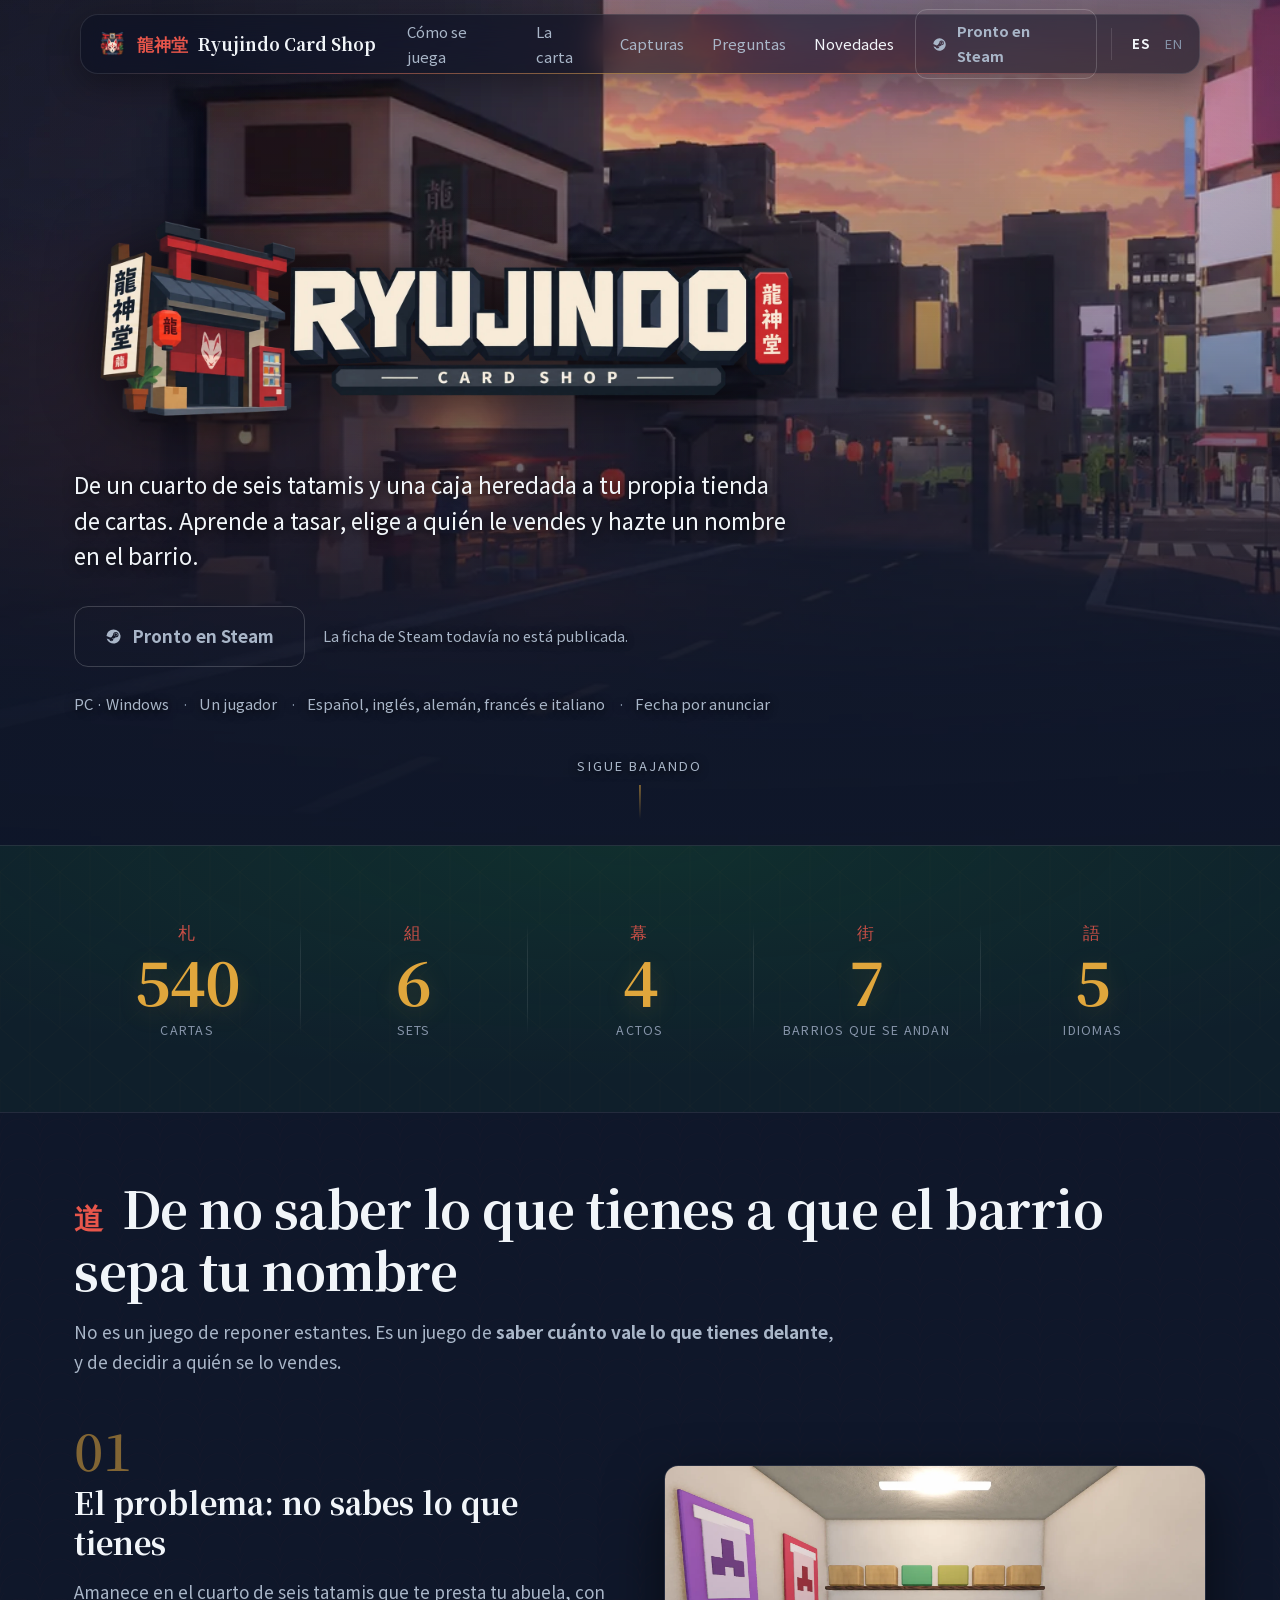
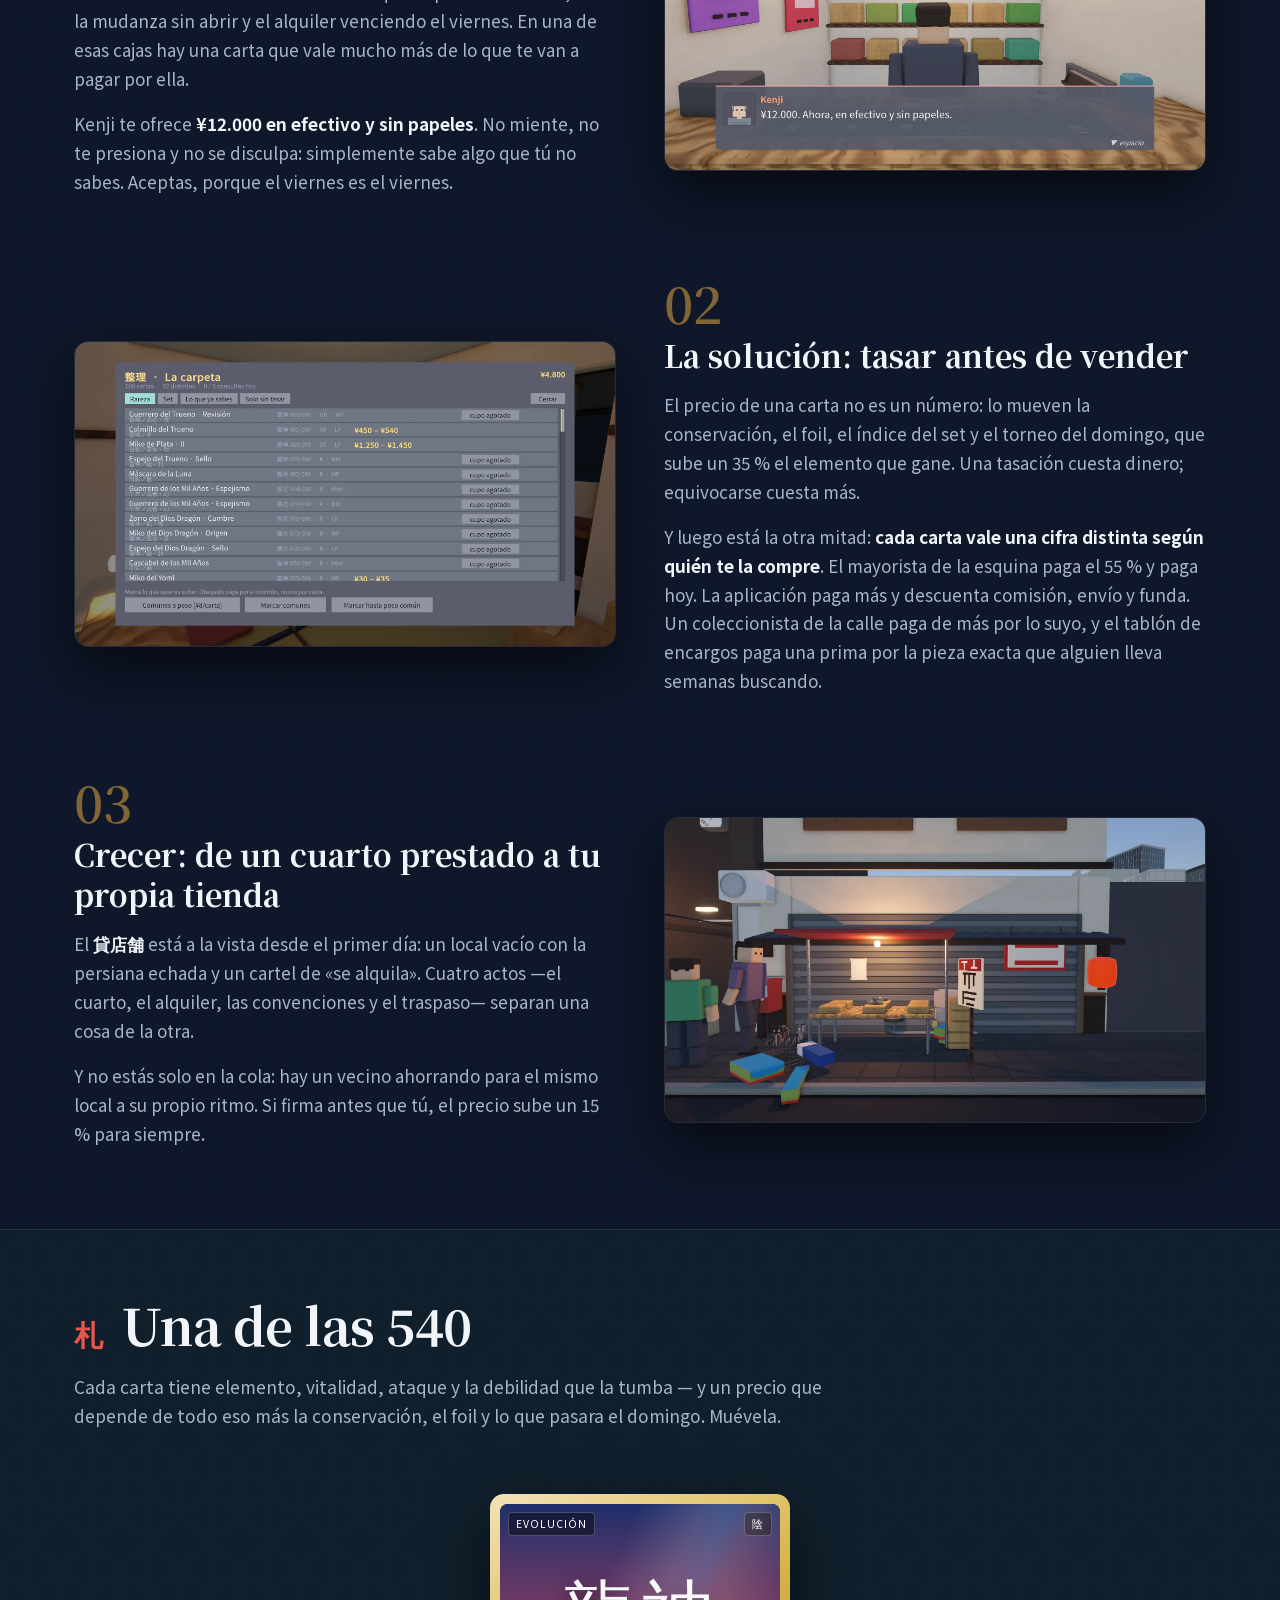
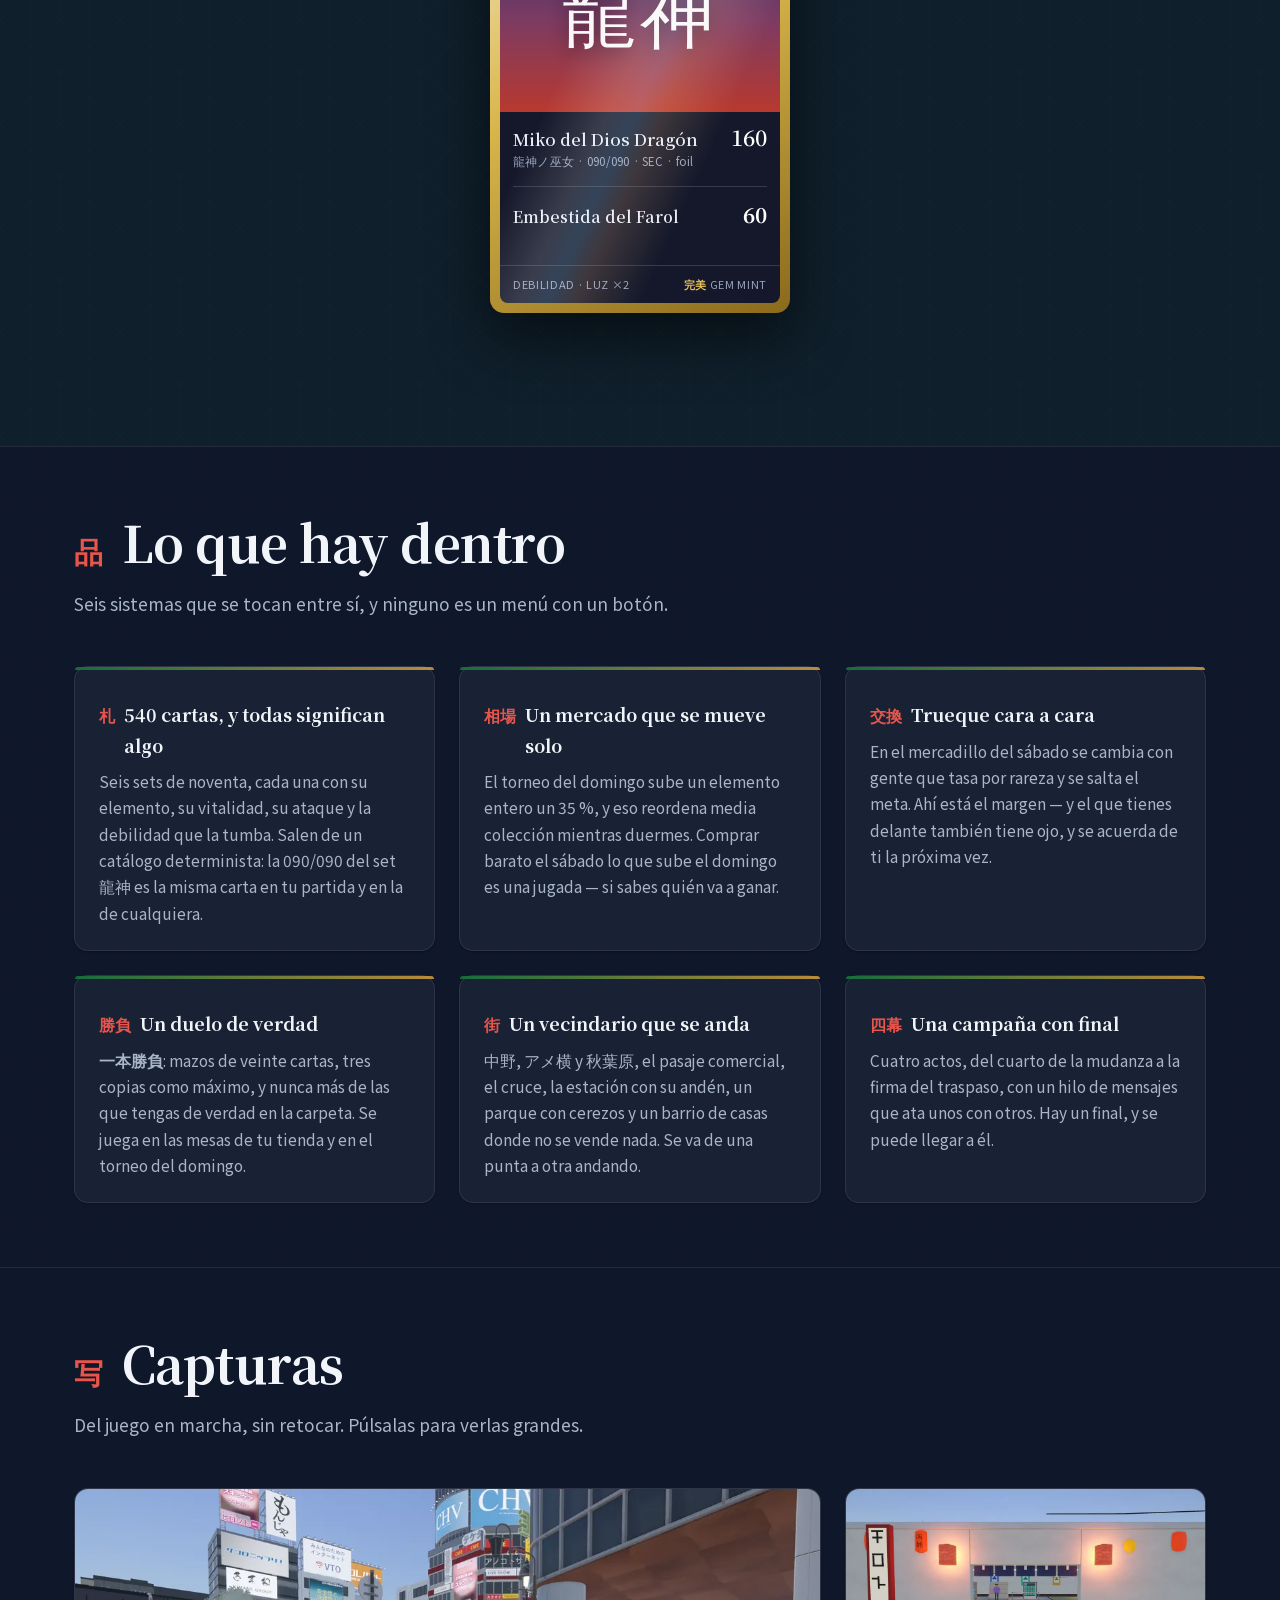
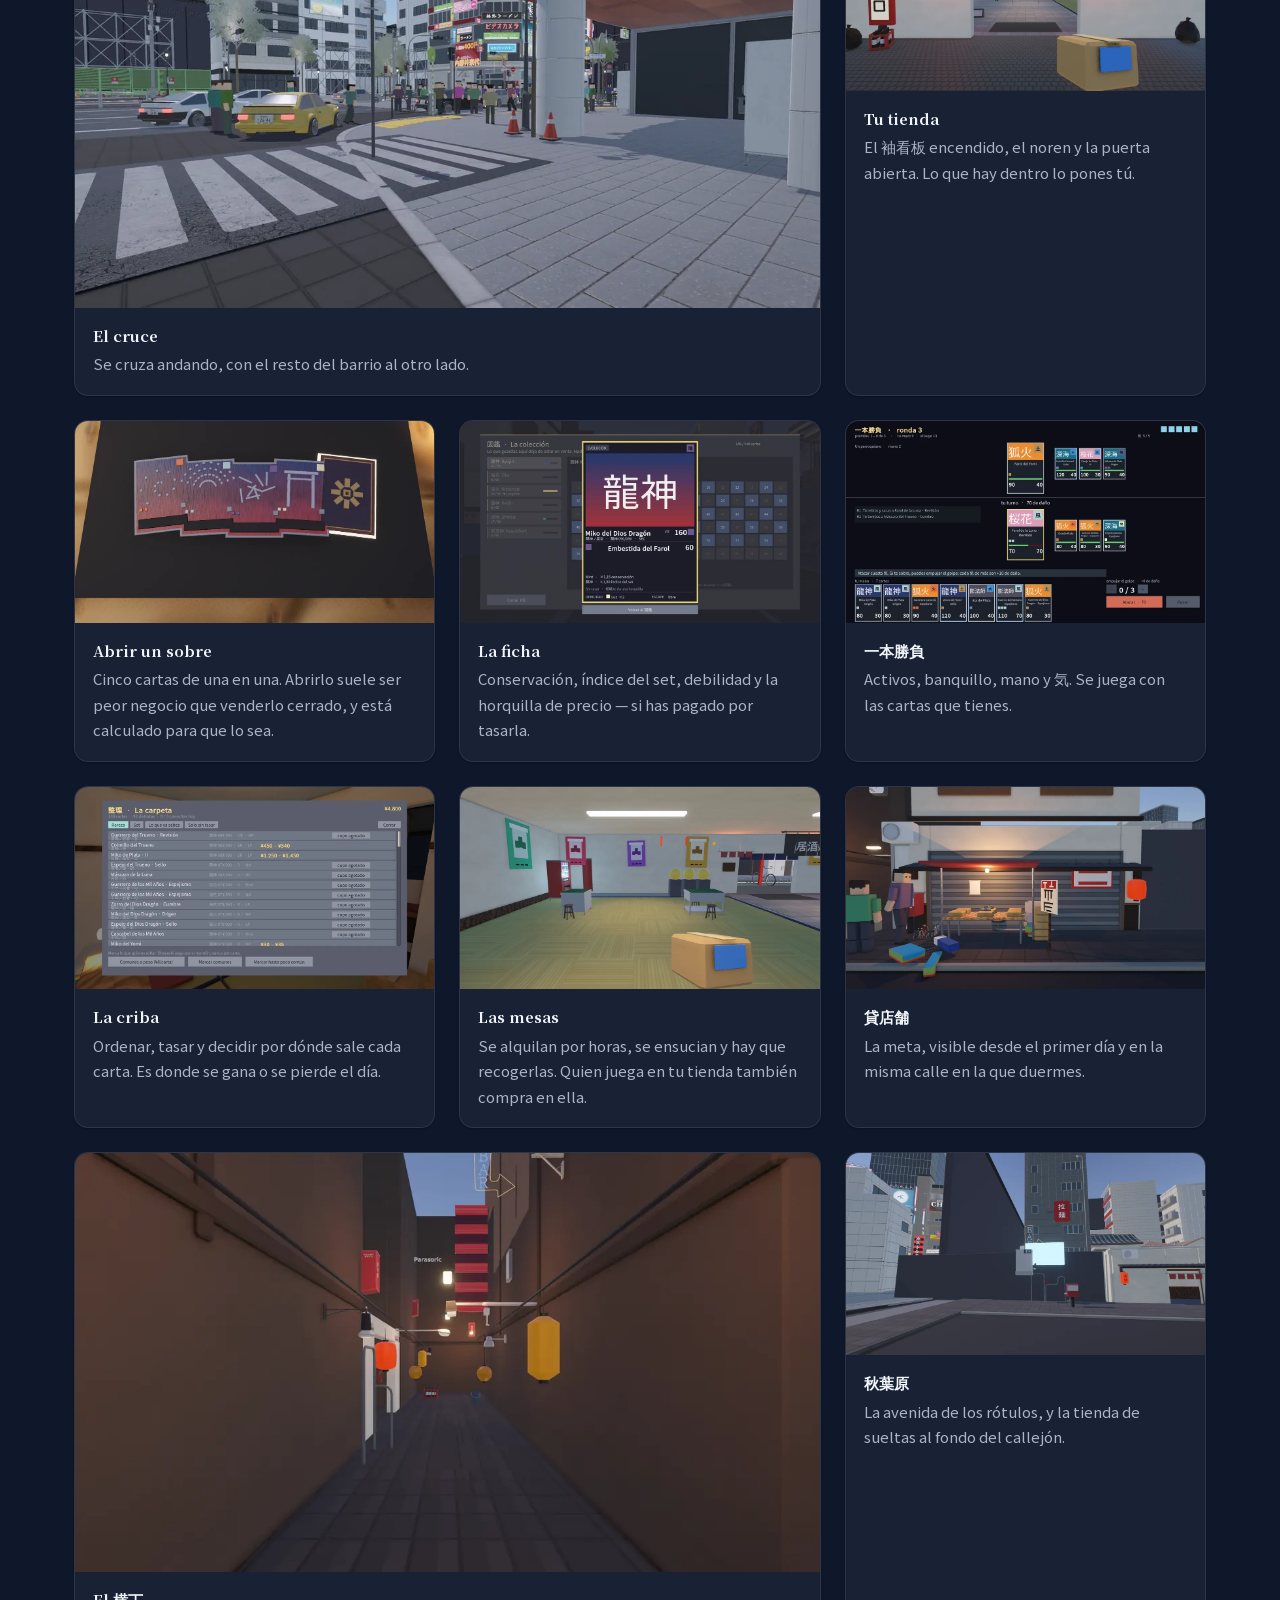
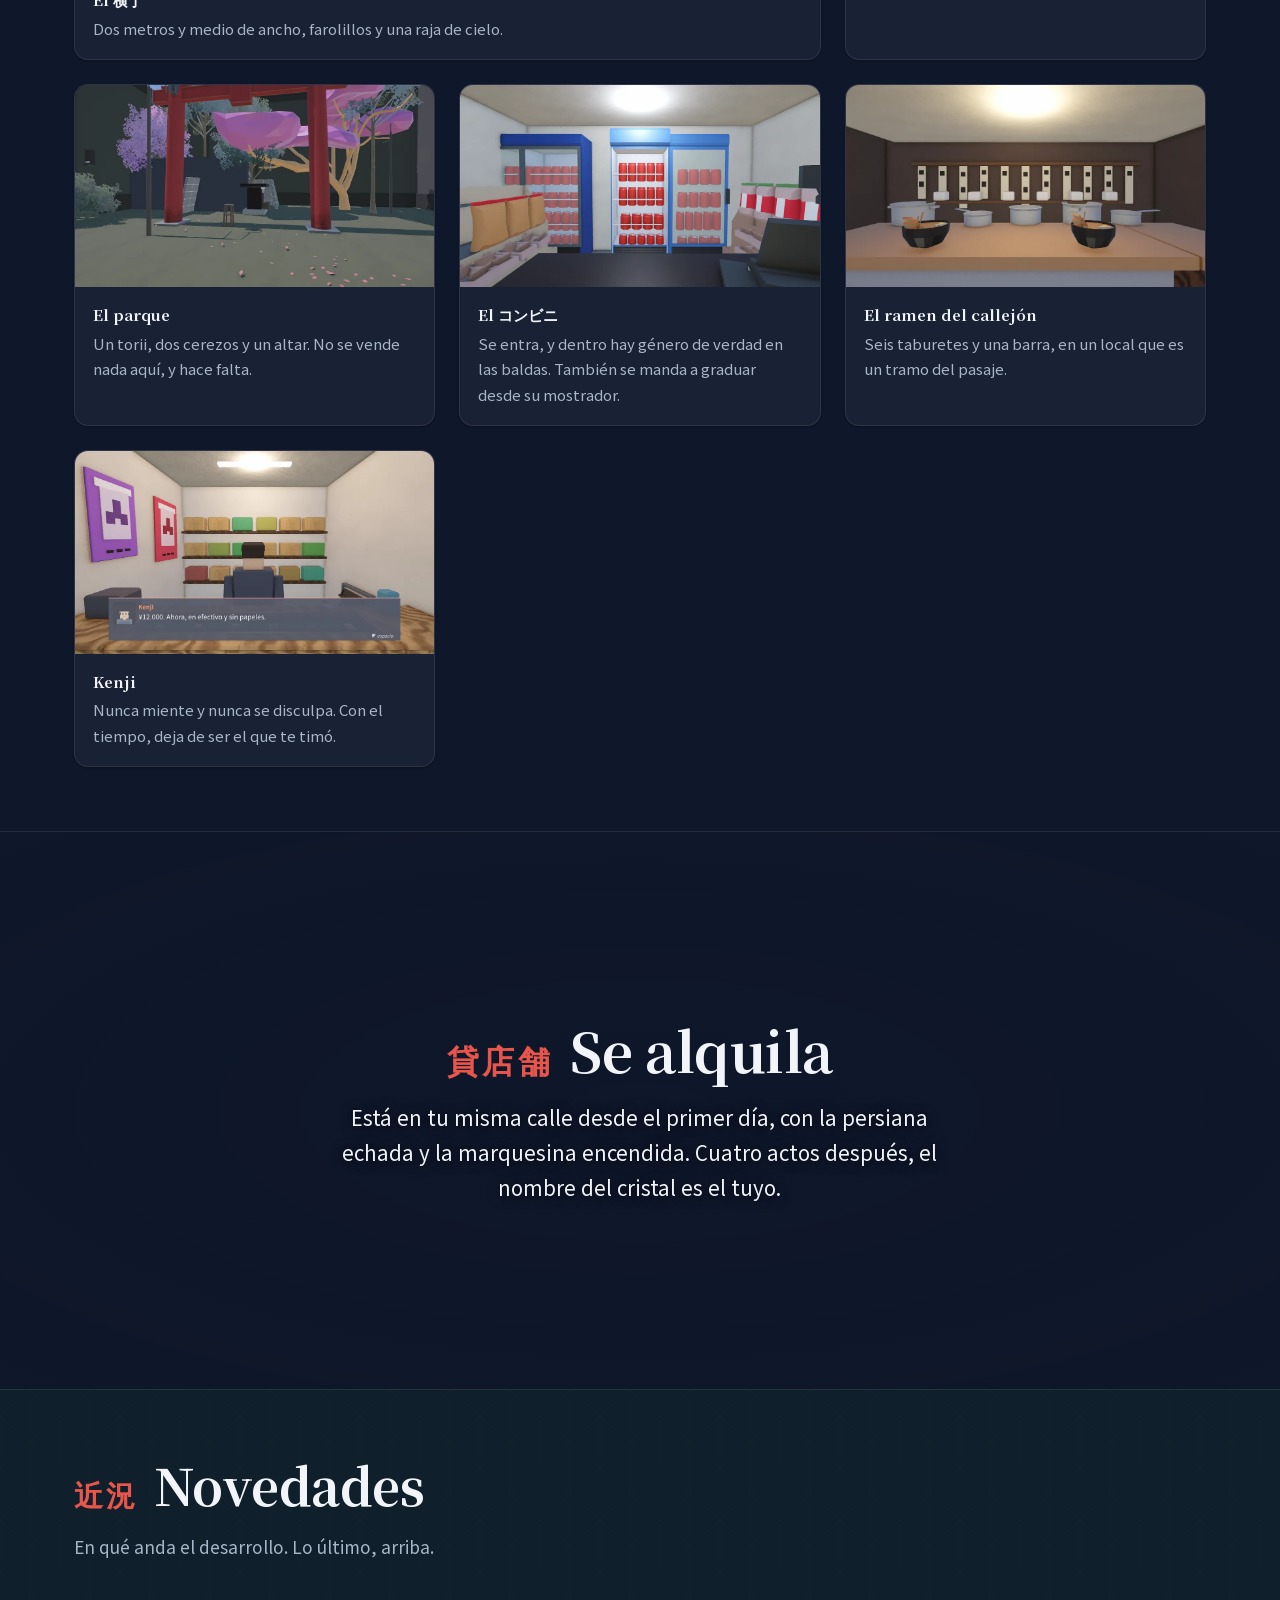
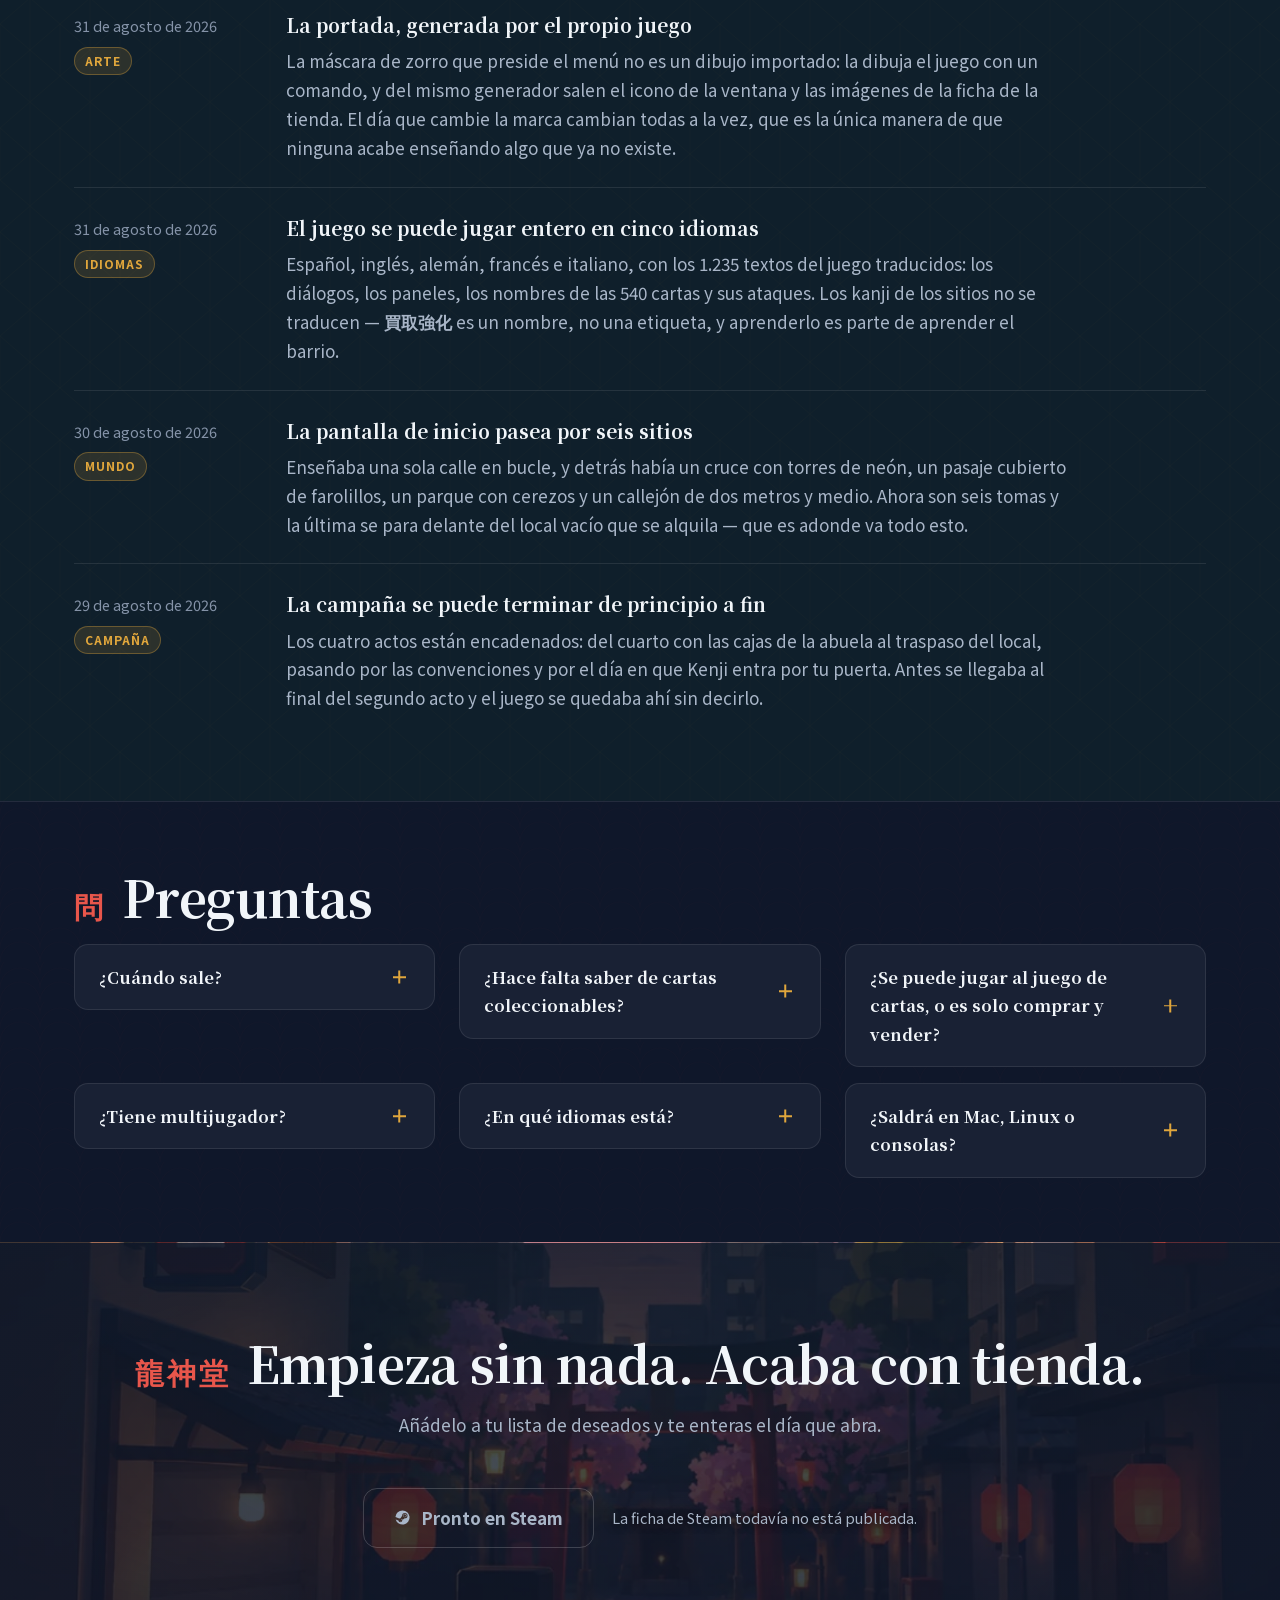
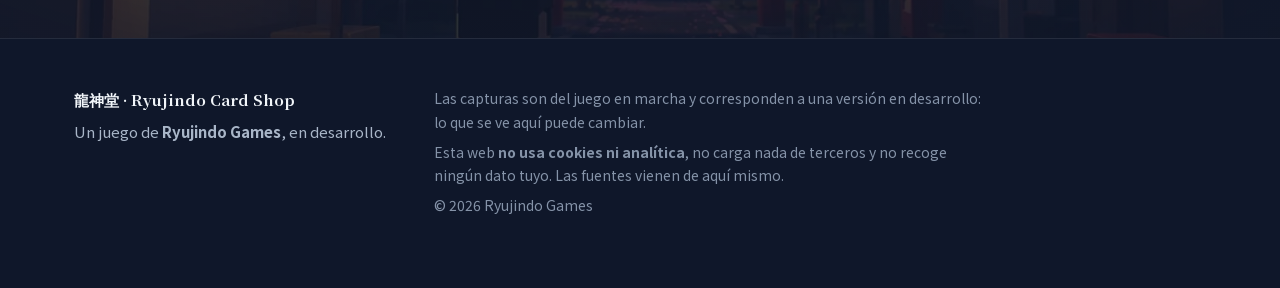
<file: index.html>
<!doctype html>
<html lang="es">
<head>
<meta charset="utf-8">
<meta name="viewport" content="width=device-width, initial-scale=1">
<title>Ryujindo Card Shop — simulador de tienda de cartas en Japón</title>

<meta name="description" content="Simulador de tienda de cartas TCG en Japón. Tasa, criba y decide por dónde vendes cada carta hasta poder alquilar el local de la esquina.">

<link rel="canonical" href="https://dentroytu.github.io/ryujindo/">
<link rel="alternate" hreflang="es" href="https://dentroytu.github.io/ryujindo/">
<link rel="alternate" hreflang="en" href="https://dentroytu.github.io/ryujindo/en/">
<link rel="icon" href="img/favicon.png" type="image/png" sizes="180x180">
<link rel="apple-touch-icon" href="img/favicon.png">

<meta property="og:type" content="website">
<meta property="og:title" content="Ryujindo Card Shop">
<meta property="og:description" content="De un cuarto de seis tatamis y una caja heredada a tu propia tienda de cartas. Tasa, elige a quién le vendes y hazte un nombre en el barrio.">
<meta property="og:image" content="https://dentroytu.github.io/ryujindo/img/og.jpg">
<meta property="og:url" content="https://dentroytu.github.io/ryujindo/">
<meta property="og:locale" content="es_ES">
<meta name="twitter:card" content="summary_large_image">
<meta name="theme-color" content="#0f172a">

<script type="application/ld+json">
{
  "@context": "https://schema.org",
  "@type": "VideoGame",
  "name": "Ryujindo Card Shop",
  "alternateName": "龍神堂",
  "url": "https://dentroytu.github.io/ryujindo/",
  "image": "https://dentroytu.github.io/ryujindo/img/og.jpg",
  "description": "Simulador de tienda de cartas TCG ambientado en Japón. De un cuarto de seis tatamis y una caja heredada a tu propia tienda: tasa, criba y decide por dónde vendes cada carta.",
  "inLanguage": [
    "es",
    "en",
    "de",
    "fr",
    "it"
  ],
  "genre": [
    "Simulation",
    "Indie",
    "Strategy"
  ],
  "gamePlatform": [
    "PC",
    "Windows"
  ],
  "playMode": "SinglePlayer",
  "author": {
    "@type": "Organization",
    "name": "Ryujindo Games"
  },
  "publisher": {
    "@type": "Organization",
    "name": "Ryujindo Games"
  }
}
</script>


<link rel="preload" as="image" href="img/arte-calle.webp" fetchpriority="high">
<link rel="preload" as="image" href="img/logotipo.webp" fetchpriority="high">
<link rel="stylesheet" href="css/fuentes.css?v=355c91">
<link rel="stylesheet" href="css/estilo.css?v=98620b">
</head>

<body>

<header class="barra">
  <div class="envoltorio">
    <a class="barra-marca" href="index.html">
      <img src="img/emblema.webp" alt="" width="32" height="31">
      <span class="kanji">龍神堂</span>
      <span>Ryujindo<span class="resto"> Card Shop</span></span>
    </a>
    <nav>
      <div class="menu">
        <span class="menu-indicador" aria-hidden="true"></span>
        <a href="#como-se-juega">Cómo se juega</a>
        <a href="#la-carta">La carta</a>
        <a href="#capturas">Capturas</a>
        <a href="#preguntas">Preguntas</a>
        <a href="#novedades">Novedades</a>
      </div>
      <a class="boton boton-barra" data-steam aria-disabled="true">
        <svg viewBox="0 0 24 24" fill="currentColor" aria-hidden="true"><path d="M12 2a10 10 0 0 0-9.96 9.2l5.36 2.2a2.8 2.8 0 0 1 1.6-.5h.15l2.38-3.44v-.05a3.77 3.77 0 1 1 3.77 3.77h-.09l-3.4 2.42v.12a2.83 2.83 0 0 1-5.6.55l-3.83-1.58A10 10 0 1 0 12 2Zm-4.3 15.16.88.37a2.13 2.13 0 1 0 1.24-2.85l.93.38a1.57 1.57 0 1 1-1.2 2.9Zm7.6-5.4a2.51 2.51 0 1 0 0-5.02 2.51 2.51 0 0 0 0 5.02Zm0-.63a1.89 1.89 0 1 1 0-3.77 1.89 1.89 0 0 1 0 3.77Z"/></svg><span data-steam-texto>Pronto en Steam</span>
      </a>
      <div class="idiomas">
        <a href="index.html" aria-current="true" hreflang="es">ES</a>
        <a href="en/index.html" hreflang="en">EN</a>
      </div>
    </nav>
  </div>
</header>

<main>

<section class="hero">
  <div class="hero-capas" data-parallax>
    <div class="hero-capa viva" style="background-image:url('img/arte-calle.webp')"></div>
    <div class="hero-capa" data-fondo="img/arte-noche.webp"></div>
  </div>
  <div class="hero-vineta"></div>
  <div class="envoltorio">
    <h1 class="hero-logo">
      <img src="img/logotipo.webp" width="1800" height="572" alt="Ryujindo Card Shop · 龍神堂">
    </h1>

    <p class="lema">
      De un cuarto de seis tatamis y una caja heredada a tu propia tienda de
      cartas. Aprende a tasar, elige a quién le vendes y hazte un nombre en el
      barrio.
    </p>

    <div class="acciones">
      <a class="boton" data-steam aria-disabled="true">
        <svg viewBox="0 0 24 24" fill="currentColor" aria-hidden="true"><path d="M12 2a10 10 0 0 0-9.96 9.2l5.36 2.2a2.8 2.8 0 0 1 1.6-.5h.15l2.38-3.44v-.05a3.77 3.77 0 1 1 3.77 3.77h-.09l-3.4 2.42v.12a2.83 2.83 0 0 1-5.6.55l-3.83-1.58A10 10 0 1 0 12 2Zm-4.3 15.16.88.37a2.13 2.13 0 1 0 1.24-2.85l.93.38a1.57 1.57 0 1 1-1.2 2.9Zm7.6-5.4a2.51 2.51 0 1 0 0-5.02 2.51 2.51 0 0 0 0 5.02Zm0-.63a1.89 1.89 0 1 1 0-3.77 1.89 1.89 0 0 1 0 3.77Z"/></svg><span data-steam-texto>Pronto en Steam</span>
      </a>
      <span class="boton-nota" data-steam-aviso></span>
    </div>

    <p class="ficha-tecnica">
      <span>PC · Windows</span>
      <span>Un jugador</span>
      <span>Español, inglés, alemán, francés e italiano</span>
      <span>Fecha por anunciar</span>
    </p>
  </div>
  <div class="hero-abajo" aria-hidden="true">Sigue bajando</div>
</section>

<section id="cifras" class="honda">
  <div class="textura tex-asanoha"></div>
  <div class="envoltorio">
    <div class="cifras revela">
      <div class="cifra"><i>札</i><b data-cuenta="540">540</b><span>cartas</span></div>
      <div class="cifra"><i>組</i><b data-cuenta="6">6</b><span>sets</span></div>
      <div class="cifra"><i>幕</i><b data-cuenta="4">4</b><span>actos</span></div>
      <div class="cifra"><i>街</i><b data-cuenta="7">7</b><span>barrios que se andan</span></div>
      <div class="cifra"><i>語</i><b data-cuenta="5">5</b><span>idiomas</span></div>
    </div>
  </div>
</section>

<section id="como-se-juega">
  <div class="textura tex-olas"></div>
  <div class="envoltorio">
    <h2 class="revela"><span class="kanji">道</span>De no saber lo que tienes a que el barrio sepa tu nombre</h2>
    <p class="entradilla revela">
      No es un juego de reponer estantes. Es un juego de <strong>saber cuánto vale
      lo que tienes delante</strong>, y de decidir a quién se lo vendes.
    </p>

    <div class="pasos">

      <article class="paso revela">
        <div>
          <span class="paso-num">01</span>
          <h3>El problema: no sabes lo que tienes</h3>
          <p>
            Amanece en el cuarto de seis tatamis que te presta tu abuela, con la
            mudanza sin abrir y el alquiler venciendo el viernes. En una de esas
            cajas hay una carta que vale mucho más de lo que te van a pagar por ella.
          </p>
          <p>
            Kenji te ofrece <strong>¥12.000 en efectivo y sin papeles</strong>. No
            miente, no te presiona y no se disculpa: simplemente sabe algo que tú
            no sabes. Aceptas, porque el viernes es el viernes.
          </p>
        </div>
        <div class="paso-figura">
          <img src="img/kenji.webp" width="2000" height="1125" loading="lazy"
               alt="Kenji, detrás de su mostrador, ofreciendo doce mil yenes por la carta">
        </div>
      </article>

      <article class="paso revela">
        <div>
          <span class="paso-num">02</span>
          <h3>La solución: tasar antes de vender</h3>
          <p>
            El precio de una carta no es un número: lo mueven la conservación, el
            foil, el índice del set y el torneo del domingo, que sube un 35 % el
            elemento que gane. Una tasación cuesta dinero; equivocarse cuesta más.
          </p>
          <p>
            Y luego está la otra mitad: <strong>cada carta vale una cifra distinta
            según quién te la compre</strong>. El mayorista de la esquina paga el
            55 % y paga hoy. La aplicación paga más y descuenta comisión, envío y
            funda. Un coleccionista de la calle paga de más por lo suyo, y el
            tablón de encargos paga una prima por la pieza exacta que alguien lleva
            semanas buscando.
          </p>
        </div>
        <div class="paso-figura">
          <img src="img/carpeta.webp" width="2000" height="1125" loading="lazy"
               alt="La carpeta con las cartas ordenadas y sus precios por canal">
        </div>
      </article>

      <article class="paso revela">
        <div>
          <span class="paso-num">03</span>
          <h3>Crecer: de un cuarto prestado a tu propia tienda</h3>
          <p>
            El <strong>貸店舗</strong> está a la vista desde el primer día: un local
            vacío con la persiana echada y un cartel de «se alquila». Cuatro actos
            —el cuarto, el alquiler, las convenciones y el traspaso— separan una
            cosa de la otra.
          </p>
          <p>
            Y no estás solo en la cola: hay un vecino ahorrando para el mismo local
            a su propio ritmo. Si firma antes que tú, el precio sube un 15 % para
            siempre.
          </p>
        </div>
        <div class="paso-figura">
          <img src="img/local.webp" width="2000" height="1125" loading="lazy"
               alt="El local vacío con la persiana echada y el cartel de se alquila">
        </div>
      </article>

    </div>
  </div>
</section>

<section id="la-carta" class="honda">
  <div class="textura tex-asanoha"></div>
  <div class="envoltorio">
    <h2 class="revela"><span class="kanji">札</span>Una de las 540</h2>
    <p class="entradilla revela">
      Cada carta tiene elemento, vitalidad, ataque y la debilidad que la tumba —
      y un precio que depende de todo eso más la conservación, el foil y lo que
      pasara el domingo. Muévela.
    </p>

    <div class="carta-escena revela">
      <article class="carta" aria-label="龍神ノ巫女, Miko del Dios Dragón, carta secreta del set Ryūjin">
        <div class="carta-cara">
          <div class="carta-arte">
            <div class="carta-tira"><span>Evolución</span><span>陰</span></div>
            <div class="mon">龍神</div>
          </div>
          <div class="carta-datos">
            <div class="carta-nombre">
              <span>Miko del Dios Dragón</span>
              <i>160</i>
            </div>
            <div class="carta-sub">龍神ノ巫女 · 090/090 · SEC · foil</div>
            <div class="carta-ataque">
              <span>Embestida del Farol</span>
              <b>60</b>
            </div>
          </div>
          <div class="carta-pie">
            <span>Debilidad · Luz ×2</span>
            <span><b>完美</b> Gem Mint</span>
          </div>
          <div class="carta-foil"></div>
        </div>
      </article>
    </div>
    <p class="carta-pista revela">Pasa el ratón por encima</p>
  </div>
</section>

<section id="rasgos">
  <div class="textura tex-olas"></div>
  <div class="envoltorio">
    <h2 class="revela"><span class="kanji">品</span>Lo que hay dentro</h2>
    <p class="entradilla revela">
      Seis sistemas que se tocan entre sí, y ninguno es un menú con un botón.
    </p>

    <div class="rasgos revela">

      <div class="rasgo">
        <h3><span class="kanji">札</span>540 cartas, y todas significan algo</h3>
        <p>
          Seis sets de noventa, cada una con su elemento, su vitalidad, su ataque
          y la debilidad que la tumba. Salen de un catálogo determinista: la
          090/090 del set 龍神 es la misma carta en tu partida y en la de
          cualquiera.
        </p>
      </div>

      <div class="rasgo">
        <h3><span class="kanji">相場</span>Un mercado que se mueve solo</h3>
        <p>
          El torneo del domingo sube un elemento entero un 35 %, y eso reordena
          media colección mientras duermes. Comprar barato el sábado lo que sube
          el domingo es una jugada — si sabes quién va a ganar.
        </p>
      </div>

      <div class="rasgo">
        <h3><span class="kanji">交換</span>Trueque cara a cara</h3>
        <p>
          En el mercadillo del sábado se cambia con gente que tasa por rareza y se
          salta el meta. Ahí está el margen — y el que tienes delante también
          tiene ojo, y se acuerda de ti la próxima vez.
        </p>
      </div>

      <div class="rasgo">
        <h3><span class="kanji">勝負</span>Un duelo de verdad</h3>
        <p>
          <b>一本勝負</b>: mazos de veinte cartas, tres copias como máximo, y nunca
          más de las que tengas de verdad en la carpeta. Se juega en las mesas de
          tu tienda y en el torneo del domingo.
        </p>
      </div>

      <div class="rasgo">
        <h3><span class="kanji">街</span>Un vecindario que se anda</h3>
        <p>
          中野, アメ横 y 秋葉原, el pasaje comercial, el cruce, la estación con su
          andén, un parque con cerezos y un barrio de casas donde no se vende
          nada. Se va de una punta a otra andando.
        </p>
      </div>

      <div class="rasgo">
        <h3><span class="kanji">四幕</span>Una campaña con final</h3>
        <p>
          Cuatro actos, del cuarto de la mudanza a la firma del traspaso, con un
          hilo de mensajes que ata unos con otros. Hay un final, y se puede llegar
          a él.
        </p>
      </div>

    </div>
  </div>
</section>

<section id="capturas">
  <div class="envoltorio">
    <h2 class="revela"><span class="kanji">写</span>Capturas</h2>
    <p class="entradilla revela">
      Del juego en marcha, sin retocar. Púlsalas para verlas grandes.
    </p>

    <div class="galeria revela">

      <figure class="grande">
        <a href="img/cruce.webp"><img src="img/cruce-r.webp" width="1100" height="619" loading="lazy" alt="Un cruce de peatones con rótulos de neón, coches parados y gente esperando"></a>
        <figcaption><b>El cruce</b>Se cruza andando, con el resto del barrio al otro lado.</figcaption>
      </figure>

      <figure>
        <a href="img/tienda.webp"><img src="img/tienda-r.webp" width="1100" height="619" loading="lazy" alt="La fachada de la tienda al anochecer, con los farolillos encendidos"></a>
        <figcaption><b>Tu tienda</b>El 袖看板 encendido, el noren y la puerta abierta. Lo que hay dentro lo pones tú.</figcaption>
      </figure>

      <figure>
        <a href="img/apertura.webp"><img src="img/apertura-r.webp" width="1100" height="619" loading="lazy" alt="Cinco cartas abiertas en abanico sobre un tapete oscuro"></a>
        <figcaption><b>Abrir un sobre</b>Cinco cartas de una en una. Abrirlo suele ser peor negocio que venderlo cerrado, y está calculado para que lo sea.</figcaption>
      </figure>

      <figure>
        <a href="img/ficha.webp"><img src="img/ficha-r.webp" width="1100" height="619" loading="lazy" alt="La ficha de una carta con su nombre, ataque y multiplicadores, sobre la vista de la colección"></a>
        <figcaption><b>La ficha</b>Conservación, índice del set, debilidad y la horquilla de precio — si has pagado por tasarla.</figcaption>
      </figure>

      <figure>
        <a href="img/duelo.webp"><img src="img/duelo-r.webp" width="1100" height="619" loading="lazy" alt="El tablero de duelo con las cartas activas, el banquillo y la mano"></a>
        <figcaption><b>一本勝負</b>Activos, banquillo, mano y 気. Se juega con las cartas que tienes.</figcaption>
      </figure>

      <figure>
        <a href="img/carpeta.webp"><img src="img/carpeta-r.webp" width="1100" height="619" loading="lazy" alt="El panel de la carpeta con la lista de cartas ordenadas"></a>
        <figcaption><b>La criba</b>Ordenar, tasar y decidir por dónde sale cada carta. Es donde se gana o se pierde el día.</figcaption>
      </figure>

      <figure>
        <a href="img/mesas.webp"><img src="img/mesas-r.webp" width="1100" height="619" loading="lazy" alt="Las mesas de juego de la tienda con sus tapetes"></a>
        <figcaption><b>Las mesas</b>Se alquilan por horas, se ensucian y hay que recogerlas. Quien juega en tu tienda también compra en ella.</figcaption>
      </figure>

      <figure>
        <a href="img/local.webp"><img src="img/local-r.webp" width="1100" height="619" loading="lazy" alt="El local vacío con la persiana echada y el cartel de se alquila"></a>
        <figcaption><b>貸店舗</b>La meta, visible desde el primer día y en la misma calle en la que duermes.</figcaption>
      </figure>

      <figure class="grande">
        <a href="img/yokocho.webp"><img src="img/yokocho-r.webp" width="1100" height="619" loading="lazy" alt="Un callejón estrecho con farolillos rojos encendidos"></a>
        <figcaption><b>El 横丁</b>Dos metros y medio de ancho, farolillos y una raja de cielo.</figcaption>
      </figure>

      <figure>
        <a href="img/akihabara.webp"><img src="img/akihabara-r.webp" width="1100" height="619" loading="lazy" alt="Una avenida con rótulos verticales y torres iluminadas"></a>
        <figcaption><b>秋葉原</b>La avenida de los rótulos, y la tienda de sueltas al fondo del callejón.</figcaption>
      </figure>

      <figure>
        <a href="img/parque.webp"><img src="img/parque-r.webp" width="1100" height="619" loading="lazy" alt="Un torii rojo entre cerezos con pétalos en el suelo"></a>
        <figcaption><b>El parque</b>Un torii, dos cerezos y un altar. No se vende nada aquí, y hace falta.</figcaption>
      </figure>

      <figure>
        <a href="img/konbini.webp"><img src="img/konbini-r.webp" width="1100" height="619" loading="lazy" alt="El interior de un konbini con sus estanterías surtidas"></a>
        <figcaption><b>El コンビニ</b>Se entra, y dentro hay género de verdad en las baldas. También se manda a graduar desde su mostrador.</figcaption>
      </figure>

      <figure>
        <a href="img/ramen.webp"><img src="img/ramen-r.webp" width="1100" height="619" loading="lazy" alt="La barra de un local de ramen con seis taburetes"></a>
        <figcaption><b>El ramen del callejón</b>Seis taburetes y una barra, en un local que es un tramo del pasaje.</figcaption>
      </figure>

      <figure>
        <a href="img/kenji.webp"><img src="img/kenji-r.webp" width="1100" height="619" loading="lazy" alt="Kenji detrás de su mostrador durante una conversación"></a>
        <figcaption><b>Kenji</b>Nunca miente y nunca se disculpa. Con el tiempo, deja de ser el que te timó.</figcaption>
      </figure>

    </div>
  </div>
</section>

<section class="sangre" data-fondo="img/local.webp">
  <div class="envoltorio">
    <h2 class="revela"><span class="kanji">貸店舗</span>Se alquila</h2>
    <p class="revela">
      Está en tu misma calle desde el primer día, con la persiana echada y la
      marquesina encendida. Cuatro actos después, el nombre del cristal es el tuyo.
    </p>
  </div>
</section>

<section id="novedades" class="honda">
  <div class="textura tex-asanoha"></div>
  <div class="envoltorio">
    <h2 class="revela"><span class="kanji">近況</span>Novedades</h2>
    <p class="entradilla revela">
      En qué anda el desarrollo. Lo último, arriba.
    </p>

    <div class="novedades revela" data-novedades></div>
    <noscript><p data-sinjs>Las novedades necesitan JavaScript. Sin él, el resto de la página se lee igual.</p></noscript>
  </div>
</section>


<section id="preguntas">
  <div class="textura tex-olas"></div>
  <div class="envoltorio">
    <h2 class="revela"><span class="kanji">問</span>Preguntas</h2>
    <div class="preguntas revela">
      <details>
        <summary>¿Cuándo sale?</summary>
        <p>No hay fecha todavía. Lo que sí hay es una lista de deseados: es la forma de enterarte el día que se pueda comprar, y de paso lo que decide si Steam se lo enseña a alguien más.</p>
      </details>
      <details>
        <summary>¿Hace falta saber de cartas coleccionables?</summary>
        <p>No. El juego empieza contigo sin saber tasar — de eso va el prólogo— y te enseña por el camino. Las 540 cartas son de un juego inventado para esto, así que nadie parte con ventaja.</p>
      </details>
      <details>
        <summary>¿Se puede jugar al juego de cartas, o es solo comprar y vender?</summary>
        <p>Se juega. <b>一本勝負</b>: mazos de veinte cartas, tres copias como máximo y nunca más de las que tengas de verdad en la carpeta. Hay mesas en tu tienda y un torneo los domingos que además mueve los precios.</p>
      </details>
      <details>
        <summary>¿Tiene multijugador?</summary>
        <p>No. Es un juego de un jugador, con una campaña de cuatro actos que tiene final.</p>
      </details>
      <details>
        <summary>¿En qué idiomas está?</summary>
        <p>Español, inglés, alemán, francés e italiano, con los textos y los diálogos traducidos enteros. Los nombres japoneses de los sitios se quedan como están: aprenderlos es parte de aprender el barrio.</p>
      </details>
      <details>
        <summary>¿Saldrá en Mac, Linux o consolas?</summary>
        <p>De salida, Windows. No hay nada prometido para otras plataformas, y prefiero no prometerlo antes de tenerlo.</p>
      </details>
    </div>
  </div>
</section>

<section class="cierre" data-fondo="img/arte-cierre.webp">
  <div class="envoltorio">
    <h2 class="revela"><span class="kanji">龍神堂</span>Empieza sin nada. Acaba con tienda.</h2>
    <p class="entradilla revela">
      Añádelo a tu lista de deseados y te enteras el día que abra.
    </p>
    <div class="acciones revela">
      <a class="boton" data-steam aria-disabled="true">
        <svg viewBox="0 0 24 24" fill="currentColor" aria-hidden="true"><path d="M12 2a10 10 0 0 0-9.96 9.2l5.36 2.2a2.8 2.8 0 0 1 1.6-.5h.15l2.38-3.44v-.05a3.77 3.77 0 1 1 3.77 3.77h-.09l-3.4 2.42v.12a2.83 2.83 0 0 1-5.6.55l-3.83-1.58A10 10 0 1 0 12 2Zm-4.3 15.16.88.37a2.13 2.13 0 1 0 1.24-2.85l.93.38a1.57 1.57 0 1 1-1.2 2.9Zm7.6-5.4a2.51 2.51 0 1 0 0-5.02 2.51 2.51 0 0 0 0 5.02Zm0-.63a1.89 1.89 0 1 1 0-3.77 1.89 1.89 0 0 1 0 3.77Z"/></svg><span data-steam-texto>Pronto en Steam</span>
      </a>
      <span class="boton-nota" data-steam-aviso></span>
    </div>
  </div>
</section>

</main>

<footer>
  <div class="envoltorio">
    <div>
      <p class="sello">龍神堂 · Ryujindo Card Shop</p>
      <p>Un juego de <strong>Ryujindo Games</strong>, en desarrollo.</p>
    </div>
    <div>
      <p class="legal">
        Las capturas son del juego en marcha y corresponden a una versión en
        desarrollo: lo que se ve aquí puede cambiar.
      </p>
      <p class="legal">
        Esta web <b>no usa cookies ni analítica</b>, no carga nada de terceros y
        no recoge ningún dato tuyo. Las fuentes vienen de aquí mismo.
      </p>
      <p class="legal">© <span data-anyo>2026</span> Ryujindo Games</p>
    </div>
  </div>
</footer>

<script src="js/novedades.js?v=c5e025"></script>
<script src="js/web.js?v=ddb49c"></script>
</body>
</html>
</file>
<file: css/fuentes.css>
/* ───────────────────────────────────────────────────────────────────────────
   Las fuentes, dentro de la web.

   Noto Serif JP para los titulares y Noto Sans JP para el texto: es el par que
   la guía de diseño da para un sitio japonés, y además **Noto Sans JP es la
   fuente que lleva el juego dentro**, así que la web y la pantalla de inicio
   hablan con la misma letra. Eso no lo dice ninguna guía: lo dice el proyecto.

   Van servidas desde aquí y no enlazadas a Google: la página sigue abriéndose
   sin conexión, no se manda la IP de quien la visita a un tercero, y no depende
   de que otro servidor esté vivo.

   Solo el LATÍN. Noto JP completa pesa varios megas y los kanji que salen en la
   web son un puñado: los pone la pila de respaldo que declara `estilo.css`.
   SIL Open Font License 1.1, con su texto en fonts/LICENCIA-OFL.txt.
   ─────────────────────────────────────────────────────────────────────────── */

/* Noto Sans JP · 400 latin-ext */
@font-face {
  font-family: 'Noto Sans JP';
  font-style: normal;
  font-weight: 400;
  font-display: swap;
  src: url(../fonts/NotoSansJP-400-latin-ext.woff2) format('woff2');
  unicode-range: U+0100-02BA, U+02BD-02C5, U+02C7-02CC, U+02CE-02D7, U+02DD-02FF, U+0304, U+0308, U+0329, U+1D00-1DBF, U+1E00-1E9F, U+1EF2-1EFF, U+2020, U+20A0-20AB, U+20AD-20C0, U+2113, U+2C60-2C7F, U+A720-A7FF;
}

/* Noto Sans JP · 400 latin */
@font-face {
  font-family: 'Noto Sans JP';
  font-style: normal;
  font-weight: 400;
  font-display: swap;
  src: url(../fonts/NotoSansJP-400-latin.woff2) format('woff2');
  unicode-range: U+0000-00FF, U+0131, U+0152-0153, U+02BB-02BC, U+02C6, U+02DA, U+02DC, U+0304, U+0308, U+0329, U+2000-206F, U+20AC, U+2122, U+2191, U+2193, U+2212, U+2215, U+FEFF, U+FFFD;
}

/* Noto Sans JP · 700 latin-ext */
@font-face {
  font-family: 'Noto Sans JP';
  font-style: normal;
  font-weight: 700;
  font-display: swap;
  src: url(../fonts/NotoSansJP-700-latin-ext.woff2) format('woff2');
  unicode-range: U+0100-02BA, U+02BD-02C5, U+02C7-02CC, U+02CE-02D7, U+02DD-02FF, U+0304, U+0308, U+0329, U+1D00-1DBF, U+1E00-1E9F, U+1EF2-1EFF, U+2020, U+20A0-20AB, U+20AD-20C0, U+2113, U+2C60-2C7F, U+A720-A7FF;
}

/* Noto Sans JP · 700 latin */
@font-face {
  font-family: 'Noto Sans JP';
  font-style: normal;
  font-weight: 700;
  font-display: swap;
  src: url(../fonts/NotoSansJP-700-latin.woff2) format('woff2');
  unicode-range: U+0000-00FF, U+0131, U+0152-0153, U+02BB-02BC, U+02C6, U+02DA, U+02DC, U+0304, U+0308, U+0329, U+2000-206F, U+20AC, U+2122, U+2191, U+2193, U+2212, U+2215, U+FEFF, U+FFFD;
}

/* Noto Serif JP · 600 latin-ext */
@font-face {
  font-family: 'Noto Serif JP';
  font-style: normal;
  font-weight: 600;
  font-display: swap;
  src: url(../fonts/NotoSerifJP-600-latin-ext.woff2) format('woff2');
  unicode-range: U+0100-02BA, U+02BD-02C5, U+02C7-02CC, U+02CE-02D7, U+02DD-02FF, U+0304, U+0308, U+0329, U+1D00-1DBF, U+1E00-1E9F, U+1EF2-1EFF, U+2020, U+20A0-20AB, U+20AD-20C0, U+2113, U+2C60-2C7F, U+A720-A7FF;
}

/* Noto Serif JP · 600 latin */
@font-face {
  font-family: 'Noto Serif JP';
  font-style: normal;
  font-weight: 600;
  font-display: swap;
  src: url(../fonts/NotoSerifJP-600-latin.woff2) format('woff2');
  unicode-range: U+0000-00FF, U+0131, U+0152-0153, U+02BB-02BC, U+02C6, U+02DA, U+02DC, U+0304, U+0308, U+0329, U+2000-206F, U+20AC, U+2122, U+2191, U+2193, U+2212, U+2215, U+FEFF, U+FFFD;
}

/* Noto Serif JP · 700 latin-ext */
@font-face {
  font-family: 'Noto Serif JP';
  font-style: normal;
  font-weight: 700;
  font-display: swap;
  src: url(../fonts/NotoSerifJP-700-latin-ext.woff2) format('woff2');
  unicode-range: U+0100-02BA, U+02BD-02C5, U+02C7-02CC, U+02CE-02D7, U+02DD-02FF, U+0304, U+0308, U+0329, U+1D00-1DBF, U+1E00-1E9F, U+1EF2-1EFF, U+2020, U+20A0-20AB, U+20AD-20C0, U+2113, U+2C60-2C7F, U+A720-A7FF;
}

/* Noto Serif JP · 700 latin */
@font-face {
  font-family: 'Noto Serif JP';
  font-style: normal;
  font-weight: 700;
  font-display: swap;
  src: url(../fonts/NotoSerifJP-700-latin.woff2) format('woff2');
  unicode-range: U+0000-00FF, U+0131, U+0152-0153, U+02BB-02BC, U+02C6, U+02DA, U+02DC, U+0304, U+0308, U+0329, U+2000-206F, U+20AC, U+2122, U+2191, U+2193, U+2212, U+2215, U+FEFF, U+FFFD;
}
</file>
<file: css/estilo.css>
/* ───────────────────────────────────────────────────────────────────────────
   Ryujindo Card Shop — hoja de estilo de la web.  Rediseño del 31/08.

   El sistema sale de `design-system/ryujindo-card-shop/MASTER.md`, generado con
   la guía de diseño instalada: patrón *Feature-Rich Showcase*, superficie
   oscura, **verde tapete y oro** —la paleta que da para un juego de cartas—,
   profundidad por capas, y transiciones de 200-300 ms.

   Dos cosas se apartan de la guía a propósito, y las dos porque su propio
   método pide comprobar que lo devuelto encaja con el producto:

   · La tipografía. Para «indie» proponía Amatic SC, que es una manuscrita de
     marca artesanal y no pega nada con un juego japonés; su otra ficha, la de
     sitios japoneses, da Noto Serif JP + Noto Sans JP — y ésa además es la
     letra que el juego lleva dentro.
   · El rojo. La guía pone el verde de primario, pero el logotipo trae su propio
     rojo medido en (232,86,75): dos rojos distintos en la misma página son un
     fallo, no una opción. El verde y el oro entran como superficie y como
     llamada, que es donde valen.

   Contraste: WCAG, 4,5:1 para texto normal y 3:1 para el grande. Todos los
   pares de esta hoja están calculados, no mirados.
   ─────────────────────────────────────────────────────────────────────────── */

:root {
  /* ── Superficie, de la guía ─────────────────────────────────────────────── */
  --fondo:        #0f172a;
  --fondo-2:      #192134;   /* tarjetas */
  --fondo-3:      #0f1f2b;   /* bandas alternas */
  --borde:        rgba(255,255,255,.09);
  --borde-vivo:   rgba(255,255,255,.18);

  /* ── Tinta ──────────────────────────────────────────────────────────────── */
  --tinta:        #f1f5f9;   /* 15,8 : 1 sobre el fondo */
  --tinta-suave:  #a9b6c8;   /*  8,1 : 1 */
  --tinta-tenue:  #8593a8;   /*  5,6 : 1 — el mínimo para texto normal */

  /* ── Color ──────────────────────────────────────────────────────────────── */
  --rojo:         #e8564b;   /* el del emblema: la marca */
  --rojo-fuerte:  #b8362c;   /* blanco encima, 5,8 : 1 */
  --tapete:       #15803d;   /* verde de mesa de cartas */
  --tapete-hondo: #0d4f26;
  --oro:          #e0a63c;   /* la llamada; texto oscuro encima, 8,4 : 1 */
  --oro-hondo:    #b8801f;

  /* ── Espacio, de la guía ────────────────────────────────────────────────── */
  --e-xs: 4px;  --e-sm: 8px;  --e-md: 16px;
  --e-lg: 24px; --e-xl: 32px; --e-2xl: 48px; --e-3xl: 64px;

  /* ── Profundidad. El estilo que pide es «3D e hiperrealismo»; sin WebGL en
        una landing, lo que queda de eso es la PROFUNDIDAD: capas, sombras
        apiladas y un fondo que se mueve más despacio que el texto. ────────── */
  --sombra-sm: 0 1px 2px rgba(0,0,0,.30);
  --sombra-md: 0 4px 10px rgba(0,0,0,.35);
  --sombra-lg: 0 12px 28px rgba(0,0,0,.45);
  --sombra-xl: 0 24px 56px rgba(0,0,0,.55);

  --ancho: 1180px;
  --radio: 14px;
  --paso: 220ms;   /* la guía pide 200-300 ms */

  --letra: "Noto Sans JP", -apple-system, BlinkMacSystemFont, "Segoe UI", Roboto,
           "Helvetica Neue", Arial, "Hiragino Kaku Gothic ProN", "Yu Gothic", sans-serif;

  /* Los kanji no vienen en el fichero latino: detrás va la mincho del sistema,
     para que no salgan en otra clase de letra dentro del mismo renglón. */
  --titulo: "Noto Serif JP", "Hiragino Mincho ProN", "Yu Mincho",
            "Songti SC", Georgia, serif;
}

* { box-sizing: border-box; }

html { scroll-behavior: smooth; }

body {
  margin: 0;
  background: var(--fondo);
  color: var(--tinta);
  font-family: var(--letra);
  font-size: 17px;
  line-height: 1.7;
  -webkit-font-smoothing: antialiased;
  /* Un kanji partido entre dos renglones deja de leerse: «el set 龍神» salía
     como 龍 / 神. `keep-all` impide romper dentro de una palabra CJK, y el
     `overflow-wrap` es la red por si algún día entra una cadena sin espacios. */
  word-break: keep-all;
  overflow-wrap: break-word;
}

/* `height: auto` no es opcional: los <img> llevan sus width/height escritos
   —hacen falta para que el navegador reserve el hueco y la página no dé saltos
   al cargar— y sin esto el navegador toma ese alto como fijo mientras el ancho
   manda el CSS. El resultado es cada imagen estirada. */
img { max-width: 100%; height: auto; display: block; }
a { color: var(--oro); }
a:hover { color: var(--tinta); }

button, a, [role="button"] { cursor: pointer; }

/* Quien navega con el teclado tiene que ver dónde está: el contorno por
   defecto sobre un fondo casi negro no se distingue. */
:focus-visible {
  outline: 2px solid var(--oro);
  outline-offset: 3px;
  border-radius: 4px;
}

.envoltorio {
  width: 100%;
  max-width: var(--ancho);
  margin: 0 auto;
  padding: 0 var(--e-lg);
}

/* ── Hero ────────────────────────────────────────────────────────────────── */

.hero {
  position: relative;
  min-height: 82vh;
  display: flex;
  align-items: flex-end;
  overflow: hidden;
}

/* El velo cae en curva suave y no en cuadrática: con una caída cuadrática, al
   llegar al texto ya no queda velo — el menú del propio juego se dejó el título
   a un 0,006 de alfa cuatro veces por eso. */
.hero::after {
  content: "";
  position: absolute;
  inset: 0;
  background:
    linear-gradient(to top,
      rgba(15,23,42,.95) 0%,
      rgba(15,23,42,.88) 20%,
      rgba(15,23,42,.66) 40%,
      rgba(15,23,42,.38) 62%,
      rgba(15,23,42,.20) 82%,
      rgba(15,23,42,.12) 100%);
}

.hero > .envoltorio {
  position: relative;
  z-index: 2;
  padding-top: 128px;
  padding-bottom: var(--e-3xl);
}

.hero-logo {
  margin: 0;
  max-width: 660px;
  filter: drop-shadow(0 6px 28px rgba(0,0,0,.6));
}

.hero-logo img { width: 100%; height: auto; }

.hero .lema {
  margin: var(--e-lg) 0 0;
  max-width: 32em;
  font-size: clamp(1.1rem, 2.2vw, 1.4rem);
  line-height: 1.6;
  text-shadow: 0 1px 12px rgba(0,0,0,.9);
}

.hero .ficha-tecnica {
  margin: var(--e-lg) 0 0;
  color: var(--tinta-suave);
  font-size: 15px;
  text-shadow: 0 1px 10px rgba(0,0,0,.95);
}

.hero .ficha-tecnica span + span::before {
  content: "·";
  margin: 0 10px;
  color: var(--tinta-tenue);
}

/* ── Llamadas a la acción ────────────────────────────────────────────────── */

.acciones {
  margin-top: var(--e-xl);
  display: flex;
  flex-wrap: wrap;
  align-items: center;
  gap: 14px 18px;
}

.boton {
  display: inline-flex;
  align-items: center;
  gap: 10px;
  padding: 15px 30px;
  min-height: 48px;          /* la guía pide 44 px de zona pulsable */
  border-radius: var(--radio);
  background: var(--oro);
  color: #16130a;            /* 8,4 : 1 sobre el oro */
  font-size: 17px;
  font-weight: 700;
  text-decoration: none;
  border: 1px solid transparent;
  box-shadow: var(--sombra-md);
  transition: background var(--paso) ease, transform var(--paso) ease,
              box-shadow var(--paso) ease;
}

.boton:hover {
  background: #f0b954;
  color: #16130a;
  transform: translateY(-2px);
  box-shadow: var(--sombra-lg);
}

.boton[aria-disabled="true"] {
  background: transparent;
  color: var(--tinta-suave);
  border-color: var(--borde-vivo);
  box-shadow: none;
  cursor: default;
  transform: none;
}

.boton-barra { padding: 9px 18px; min-height: 40px; font-size: 14.5px; border-radius: 10px; }

.boton-nota { color: var(--tinta-suave); font-size: 14.5px; text-shadow: 0 1px 8px rgba(0,0,0,.9); }

/* ── Secciones ───────────────────────────────────────────────────────────── */

section { padding: var(--e-3xl) 0; }
section.honda { background: var(--fondo-3); }
section + section { border-top: 1px solid var(--borde); }

h2 {
  font-family: var(--titulo);
  margin: 0 0 var(--e-md);
  font-size: clamp(1.9rem, 4vw, 2.6rem);   /* la guía pide titulares de 32 px+ */
  line-height: 1.25;
  letter-spacing: -.01em;
}

h2 .kanji {
  color: var(--rojo);
  font-size: .58em;
  margin-right: .55em;
  letter-spacing: .1em;
  font-weight: 600;
}

.entradilla {
  margin: 0 0 var(--e-2xl);
  max-width: 44em;
  color: var(--tinta-suave);
  font-size: 1.08rem;
}

/* ── Los tres pasos: problema, solución, acción ──────────────────────────── */

.pasos { display: flex; flex-direction: column; gap: var(--e-3xl); }

.paso {
  display: grid;
  grid-template-columns: 1fr 1fr;
  gap: var(--e-2xl);
  align-items: center;
}

.paso:nth-child(even) .paso-figura { order: -1; }

.paso-num {
  font-family: var(--titulo);
  display: block;
  font-size: 3.2rem;
  line-height: 1;
  color: var(--oro);
  opacity: .55;
  margin-bottom: var(--e-sm);
}

.paso h3 {
  font-family: var(--titulo);
  margin: 0 0 var(--e-md);
  font-size: clamp(1.4rem, 2.6vw, 1.9rem);
  line-height: 1.3;
}

.paso p { margin: 0 0 var(--e-md); color: var(--tinta-suave); max-width: 34em; }
.paso p strong { color: var(--tinta); font-weight: 700; }

.paso-figura {
  border-radius: var(--radio);
  overflow: hidden;
  border: 1px solid var(--borde);
  box-shadow: var(--sombra-xl);
}

/* ── Rasgos ──────────────────────────────────────────────────────────────── */

.rasgos {
  display: grid;
  grid-template-columns: repeat(auto-fit, minmax(300px, 1fr));
  gap: var(--e-lg);
}

.rasgo {
  position: relative;
  background: var(--fondo-2);
  border: 1px solid var(--borde);
  border-radius: var(--radio);
  padding: var(--e-lg) var(--e-lg) var(--e-lg);
  box-shadow: var(--sombra-sm);
  transition: border-color var(--paso) ease, transform var(--paso) ease,
              box-shadow var(--paso) ease;
}

.rasgo:hover {
  border-color: var(--borde-vivo);
  transform: translateY(-3px);
  box-shadow: var(--sombra-lg);
}

/* La franja de tapete: el verde de la guía entra como superficie temática, que
   es una mesa de cartas, y no como color de texto. */
.rasgo::before {
  content: "";
  position: absolute;
  inset: 0 0 auto 0;
  height: 3px;
  border-radius: var(--radio) var(--radio) 0 0;
  background: linear-gradient(90deg, var(--tapete), var(--oro));
  opacity: .8;
}

.rasgo h3 {
  font-family: var(--titulo);
  margin: var(--e-sm) 0 var(--e-sm);
  font-size: 1.12rem;
  display: flex;
  align-items: baseline;
  gap: 9px;
}

.rasgo h3 .kanji {
  color: var(--rojo);
  font-size: .9em;
  font-weight: 600;
  flex: 0 0 auto;        /* no se encoge */
  white-space: nowrap;   /* y no se parte por la mitad */
}
.rasgo p { margin: 0; color: var(--tinta-suave); font-size: 15.5px; }

/* ── Galería ─────────────────────────────────────────────────────────────── */

.galeria {
  display: grid;
  grid-template-columns: repeat(auto-fit, minmax(330px, 1fr));
  gap: var(--e-lg);
}

.galeria figure {
  margin: 0;
  background: var(--fondo-2);
  border: 1px solid var(--borde);
  border-radius: var(--radio);
  overflow: hidden;
  box-shadow: var(--sombra-sm);
  transition: border-color var(--paso) ease, transform var(--paso) ease,
              box-shadow var(--paso) ease;
}

.galeria figure:hover {
  border-color: var(--borde-vivo);
  transform: translateY(-3px);
  box-shadow: var(--sombra-lg);
}

.galeria a { display: block; line-height: 0; background: #000; }
.galeria img { width: 100%; transition: opacity var(--paso) ease; }
.galeria a:hover img { opacity: .85; }

.galeria figcaption { padding: 15px 18px 18px; color: var(--tinta-suave); font-size: 15px; }

.galeria figcaption b {
  font-family: var(--titulo);
  display: block;
  color: var(--tinta);
  font-weight: 700;
  margin-bottom: 3px;
}

/* ── Novedades ───────────────────────────────────────────────────────────── */

.novedades { display: flex; flex-direction: column; }

.novedad {
  padding: var(--e-lg) 0;
  border-top: 1px solid var(--borde);
  display: grid;
  grid-template-columns: 180px 1fr;
  gap: var(--e-sm) var(--e-xl);
}

.novedad:first-child { border-top: 0; padding-top: 0; }

.novedad-meta { display: flex; flex-direction: column; gap: 8px; padding-top: 5px; }
.novedad time { color: var(--tinta-tenue); font-size: 14.5px; }

.etiqueta {
  align-self: flex-start;
  font-size: 12px;
  letter-spacing: .08em;
  text-transform: uppercase;
  font-weight: 700;
  padding: 3px 10px;
  border-radius: 999px;
  background: rgba(224, 166, 60, .14);
  color: var(--oro);
  border: 1px solid rgba(224, 166, 60, .34);
}

.novedad h3 { font-family: var(--titulo); margin: 0 0 6px; font-size: 1.18rem; }
.novedad p { margin: 0; color: var(--tinta-suave); max-width: 46em; }

/* ── Cierre ──────────────────────────────────────────────────────────────── */

.cierre {
  background:
    radial-gradient(120% 120% at 50% 0%, rgba(21,128,61,.22), transparent 60%),
    var(--fondo-3);
  text-align: center;
}

.cierre h2 { margin-bottom: var(--e-md); }
.cierre .entradilla { margin-left: auto; margin-right: auto; }
.cierre .acciones { justify-content: center; }

/* ── Pie ─────────────────────────────────────────────────────────────────── */

footer {
  border-top: 1px solid var(--borde);
  background: var(--fondo);
  padding: var(--e-2xl) 0 var(--e-3xl);
  color: var(--tinta-suave);
  font-size: 15px;
}

footer .envoltorio { display: flex; flex-wrap: wrap; gap: var(--e-md) var(--e-2xl); align-items: flex-start; }
footer .sello { font-family: var(--titulo); color: var(--tinta); font-weight: 700; }
footer p { margin: 0 0 6px; max-width: 40em; }
footer .legal { color: var(--tinta-tenue); font-size: 14px; }

/* ── Aparecer al llegar ──────────────────────────────────────────────────── */
/*  La guía pide movimiento con sentido y prohíbe una sola duración para todo.
    Aquí el movimiento dice una cosa: «esto acaba de entrar en pantalla». Sin
    JavaScript no pasa nada: el estado por defecto es visible.               */

.revela { opacity: 0; transform: translateY(18px); }

.revela.dentro {
  opacity: 1;
  transform: none;
  transition: opacity 420ms ease, transform 420ms cubic-bezier(.22,.8,.3,1);
}

/* ── Pantallas estrechas ─────────────────────────────────────────────────── */

@media (max-width: 900px) {
  .paso { grid-template-columns: 1fr; gap: var(--e-lg); }
  .paso:nth-child(even) .paso-figura { order: 0; }
}

@media (max-width: 720px) {
  body { font-size: 16px; }
  .barra nav { gap: 14px; font-size: 14px; }
  .barra nav .oculta-movil { display: none; }
  .barra-marca .kanji, .barra-marca .resto { display: none; }
  .hero { min-height: 76vh; }
  .hero > .envoltorio { padding-top: 96px; padding-bottom: var(--e-2xl); }
  section { padding: var(--e-2xl) 0; }
  .novedad { grid-template-columns: 1fr; gap: 10px; }
  .novedad-meta { flex-direction: row; align-items: center; gap: 12px; }
}

@media (prefers-reduced-motion: reduce) {
  html { scroll-behavior: auto; }
  .boton, .galeria img, .rasgo, .galeria figure { transition: none; }
  .rasgo:hover, .galeria figure:hover, .boton:hover { transform: none; }
  .revela { opacity: 1; transform: none; }
  .revela.dentro { transition: none; }
  }

/* ═══════════════════════════════════════════════════════════════════════════
   SEGUNDA PASADA — lo que separa «una landing correcta» de una que parece de
   un juego. Todo lo de aquí abajo es dibujo propio: ni una captura más.
   ═══════════════════════════════════════════════════════════════════════════ */

/* ── Texturas ────────────────────────────────────────────────────────────────
   青海波 (seigaiha, olas) y 麻の葉 (asanoha, hoja de cáñamo): dos patrones
   japoneses de toda la vida, dibujados en SVG dentro del propio CSS. Van al
   3-4 % de opacidad — a esa fuerza no se ven, se NOTAN: es la diferencia entre
   un fondo plano y un fondo que parece un material.                          */

.tex-olas {
  background-image: url("data:image/svg+xml,%3Csvg xmlns='http://www.w3.org/2000/svg' width='80' height='40' viewBox='0 0 80 40'%3E%3Cg fill='none' stroke='%23e8564b' stroke-width='1.2' opacity='0.5'%3E%3Cpath d='M0 40a20 20 0 0 1 40 0 20 20 0 0 1 40 0'/%3E%3Cpath d='M0 40a20 20 0 0 0 40 0 20 20 0 0 0 40 0' opacity='0'/%3E%3Cpath d='M-40 40a20 20 0 0 1 40 0'/%3E%3Cpath d='M0 26a20 20 0 0 1 40 0 20 20 0 0 1 40 0'/%3E%3Cpath d='M0 12a20 20 0 0 1 40 0 20 20 0 0 1 40 0'/%3E%3C/g%3E%3C/svg%3E");
  background-size: 80px 40px;
}

.tex-asanoha {
  background-image: url("data:image/svg+xml,%3Csvg xmlns='http://www.w3.org/2000/svg' width='60' height='104' viewBox='0 0 60 104'%3E%3Cg fill='none' stroke='%23e0a63c' stroke-width='1' opacity='0.55'%3E%3Cpath d='M30 0v52M30 52v52M0 26l30 26 30-26M0 78l30-26 30 26M0 26v52M60 26v52M0 26L30 0l30 26M0 78l30 26 30-26'/%3E%3C/g%3E%3C/svg%3E");
  background-size: 60px 104px;
}

.textura {
  position: absolute;
  inset: 0;
  opacity: .04;
  pointer-events: none;
}

section { position: relative; overflow: hidden; }
section > .envoltorio { position: relative; z-index: 2; }

/* ── Hero: varias tomas encadenadas, viñeta y resplandor ─────────────────── */

.hero-capas { position: absolute; inset: -8% 0 0 0; }

.hero-capa {
  position: absolute;
  inset: 0;
  background-size: cover;
  background-position: center 44%;
  opacity: 0;
  transition: opacity 2.2s ease-in-out;
}

.hero-capa.viva { opacity: 1; }

/* La viñeta es lo que hace que una captura plana parezca un fotograma: cierra
   las cuatro esquinas y empuja la mirada al centro y al texto. */
.hero-vineta {
  position: absolute;
  inset: 0;
  pointer-events: none;
  background:
    radial-gradient(120% 90% at 50% 45%, transparent 40%, rgba(4,7,16,.55) 100%),
    radial-gradient(70% 60% at 22% 62%, rgba(232,86,75,.16), transparent 70%);
}

.hero-abajo {
  position: absolute;
  left: 50%;
  bottom: 26px;
  transform: translateX(-50%);
  z-index: 3;
  color: var(--tinta-suave);
  font-size: 13px;
  letter-spacing: .16em;
  text-transform: uppercase;
  display: flex;
  flex-direction: column;
  align-items: center;
  gap: 8px;
  text-shadow: 0 1px 10px rgba(0,0,0,.9);
}

.hero-abajo::after {
  content: "";
  width: 1px;
  height: 34px;
  background: linear-gradient(var(--oro), transparent);
  animation: gotear 2.4s ease-in-out infinite;
}

@keyframes gotear {
  0%, 100% { transform: scaleY(.55); opacity: .5; transform-origin: top; }
  50%      { transform: scaleY(1);   opacity: 1;  transform-origin: top; }
}

.hero h1.hero-logo { max-width: 720px; }

/* ── Las cifras ──────────────────────────────────────────────────────────── */

.cifras {
  display: grid;
  grid-template-columns: repeat(auto-fit, minmax(150px, 1fr));
  gap: var(--e-md);
  border-top: 1px solid var(--borde);
  border-bottom: 1px solid var(--borde);
  padding: var(--e-xl) 0;
}

.cifra { text-align: center; }

.cifra b {
  font-family: var(--titulo);
  display: block;
  font-size: clamp(2.2rem, 5vw, 3.4rem);
  line-height: 1;
  color: var(--oro);
  letter-spacing: -.02em;
}

.cifra span {
  display: block;
  margin-top: 6px;
  color: var(--tinta-tenue);
  font-size: 13.5px;
  letter-spacing: .1em;
  text-transform: uppercase;
}

/* ── La carta ────────────────────────────────────────────────────────────────
   Dibujada en CSS con la misma anatomía que la del juego: aguada del set,
   sigilo, marco, nombre, vitalidad, ataque y debilidad. Se inclina siguiendo
   el ratón y el brillo del foil se mueve con ella. En una web de un juego de
   cartas, lo que hay que poder hacer es TOCAR una carta.                     */

.carta-escena {
  perspective: 1100px;
  display: flex;
  justify-content: center;
  padding: var(--e-md) 0;
}

.carta {
  position: relative;
  width: 300px;
  aspect-ratio: 63 / 88;          /* la proporción de una carta de verdad */
  border-radius: 14px;
  padding: 10px;
  background: linear-gradient(150deg, #f3e2b6, #d9b64a 40%, #8a6a1c);
  box-shadow: var(--sombra-xl);
  transform: rotateX(var(--rx, 0deg)) rotateY(var(--ry, 0deg));
  transition: transform 260ms cubic-bezier(.2,.7,.3,1);
  will-change: transform;
  cursor: grab;
}

.carta-cara {
  position: relative;
  height: 100%;
  border-radius: 8px;
  background: #14182a;
  overflow: hidden;
  display: flex;
  flex-direction: column;
}

.carta-arte {
  position: relative;
  height: 52%;
  background: linear-gradient(180deg, #1f2f6b 0%, #7b3b63 55%, #b8392f 100%);
  display: grid;
  place-items: center;
}

.carta-arte .mon {
  font-family: var(--titulo);
  font-size: 4.6rem;
  line-height: .9;
  color: #fff;
  opacity: .96;
  text-shadow: 0 4px 20px rgba(0,0,0,.45);
  letter-spacing: .06em;
}

.carta-tira {
  position: absolute;
  top: 8px;
  left: 8px;
  right: 8px;
  display: flex;
  justify-content: space-between;
  font-size: 10.5px;
  letter-spacing: .1em;
  text-transform: uppercase;
}

.carta-tira span {
  background: rgba(0,0,0,.42);
  border: 1px solid rgba(255,255,255,.22);
  padding: 2px 7px;
  border-radius: 4px;
  color: #fff;
}

.carta-datos { padding: 12px 13px; color: #e8ecf6; }

.carta-nombre {
  font-family: var(--titulo);
  font-size: 1.02rem;
  line-height: 1.2;
  display: flex;
  justify-content: space-between;
  align-items: baseline;
  gap: 8px;
}

.carta-nombre i { font-style: normal; font-size: 1.35rem; color: #fff; }
.carta-sub { color: #98a3bd; font-size: 11.5px; margin-top: 3px; letter-spacing: .02em; }

.carta-ataque {
  margin-top: 14px;
  padding-top: 10px;
  border-top: 1px solid rgba(255,255,255,.14);
  display: flex;
  justify-content: space-between;
  align-items: baseline;
  font-family: var(--titulo);
  font-size: .98rem;
}

.carta-ataque b { font-size: 1.3rem; color: #fff; }

.carta-pie {
  margin-top: auto;
  padding: 9px 13px;
  border-top: 1px solid rgba(255,255,255,.14);
  display: flex;
  justify-content: space-between;
  font-size: 11px;
  letter-spacing: .06em;
  text-transform: uppercase;
  color: #98a3bd;
}

.carta-pie b { color: #e6c15a; font-weight: 700; }

/* El foil: una banda de luz que cruza la carta y se mueve con la inclinación.
   Es lo que hace que se lea como una lámina y no como un rectángulo pintado. */
.carta-foil {
  position: absolute;
  inset: 0;
  border-radius: 8px;
  pointer-events: none;
  background: linear-gradient(
    var(--foil, 115deg),
    transparent 30%,
    rgba(255,255,255,.16) 44%,
    rgba(160,220,255,.22) 50%,
    rgba(255,190,120,.18) 56%,
    transparent 70%);
  mix-blend-mode: screen;
}

.carta-pista {
  margin-top: var(--e-md);
  text-align: center;
  color: var(--tinta-tenue);
  font-size: 13.5px;
  letter-spacing: .08em;
  text-transform: uppercase;
}

/* ── Bloque a sangre ─────────────────────────────────────────────────────── */

.sangre {
  position: relative;
  min-height: 62vh;
  display: grid;
  place-items: center;
  text-align: center;
  padding: var(--e-3xl) 0;
  background-size: cover;
  background-position: center 60%;
  background-attachment: fixed;   /* el fondo se queda quieto al pasar */
}

.sangre::after {
  content: "";
  position: absolute;
  inset: 0;
  background:
    radial-gradient(90% 80% at 50% 50%, rgba(15,23,42,.72), rgba(15,23,42,.94));
}

.sangre .envoltorio { position: relative; z-index: 2; }

.sangre h2 { font-size: clamp(2.1rem, 5.2vw, 3.4rem); }

.sangre p {
  margin: 0 auto;
  max-width: 30em;
  font-size: clamp(1.05rem, 2.2vw, 1.28rem);
  color: var(--tinta);
  text-shadow: 0 1px 12px rgba(0,0,0,.8);
}

/* ── Galería en mosaico ──────────────────────────────────────────────────── */

.galeria { grid-auto-flow: dense; }
.galeria .grande { grid-column: span 2; }

@media (max-width: 800px) {
  .galeria .grande { grid-column: span 1; }
  .sangre { background-attachment: scroll; }
}

/* ── Titulares con más presencia ─────────────────────────────────────────── */

h2 { font-size: clamp(2.1rem, 4.6vw, 3.1rem); }

@media (prefers-reduced-motion: reduce) {
  .hero-capa { transition: none; }
  .hero-capas { transform: none !important; }
  .hero-abajo::after { animation: none; }
  .carta { transition: none; }
}

/* ═══════════════════════════════════════════════════════════════════════════
   TERCERA PASADA — la barra y las cifras, que eran las dos piezas que seguían
   pareciendo de plantilla: cinco números flotando entre dos líneas finas, y
   una barra igual a la de cualquier sitio.
   ═══════════════════════════════════════════════════════════════════════════ */


/* ── Las cifras ──────────────────────────────────────────────────────────────
   Cada una con su kanji encima y su separador: cinco números sueltos entre dos
   hilos son una plantilla; con el kanji son las cifras de ESTE juego.        */

#cifras { padding: var(--e-2xl) 0; }

.cifras {
  border: 0;
  padding: 0;
  gap: 0;
  grid-template-columns: repeat(auto-fit, minmax(140px, 1fr));
}

.cifra {
  position: relative;
  padding: var(--e-lg) var(--e-sm);
}

/* El separador va ENTRE columnas y no en los bordes: un hilo suelto al final de
   la fila se lee como algo cortado. */
.cifra + .cifra::before {
  content: "";
  position: absolute;
  left: 0; top: 18%; bottom: 18%;
  width: 1px;
  background: linear-gradient(transparent, var(--borde) 25%, var(--borde) 75%, transparent);
}

.cifra i {
  display: block;
  font-family: var(--titulo);
  font-style: normal;
  font-size: 1.05rem;
  color: var(--rojo);
  opacity: .85;
  margin-bottom: 4px;
  letter-spacing: .12em;
}

.cifra b {
  font-size: clamp(2.6rem, 5.4vw, 3.8rem);
  text-shadow: 0 6px 26px rgba(224,166,60,.18);
}

.cifra span { margin-top: 8px; font-size: 12.5px; }

/* La banda de las cifras, con su propio suelo: un degradado de tapete que la
   separa de la sección de al lado sin necesidad de otra línea. */
#cifras.honda {
  background:
    radial-gradient(120% 140% at 50% 0%, rgba(21,128,61,.16), transparent 62%),
    var(--fondo-3);
}

@media (max-width: 620px) {
  .cifra + .cifra::before { display: none; }
  .cifra { padding: var(--e-md) var(--e-sm); }
}


/* ═══════════════════════════════════════════════════════════════════════════
   LA BARRA — cuarta pasada.

   Lo anterior era el patrón de 2010: pegada al borde de lado a lado, marca a la
   izquierda, enlaces a la derecha. Ahora es una **píldora que flota** sobre la
   página, con desenfoque y sombra, y un **indicador que se desliza a la sección
   que estás leyendo** — que es la diferencia entre una lista de enlaces y algo
   que sabe dónde estás.
   ═══════════════════════════════════════════════════════════════════════════ */

.barra {
  position: fixed;
  top: 0; left: 0; right: 0;
  z-index: 60;
  padding: 14px 16px;
  pointer-events: none;          /* el aire de alrededor no intercepta clics */
  transition: padding var(--paso) ease;
}

.barra.pegada { padding-top: 10px; }

.barra .envoltorio {
  pointer-events: auto;
  position: relative;
  display: flex;
  align-items: center;
  gap: 18px;
  height: 60px;
  padding: 0 10px 0 16px;
  max-width: 1120px;
  border-radius: 18px;
  border: 1px solid rgba(255,255,255,.10);
  background: rgba(11, 17, 32, .58);
  backdrop-filter: blur(16px) saturate(140%);
  -webkit-backdrop-filter: blur(16px) saturate(140%);
  box-shadow: 0 10px 34px rgba(0,0,0,.32);
  transition: background var(--paso) ease, border-color var(--paso) ease,
              box-shadow var(--paso) ease, transform var(--paso) ease;
  overflow: visible;
}

.barra.pegada .envoltorio {
  background: rgba(11, 17, 32, .86);
  border-color: rgba(255,255,255,.14);
  box-shadow: 0 14px 40px rgba(0,0,0,.46);
}

/* El hilo de tinta y oro, ahora por dentro del borde de la píldora */
.barra .envoltorio::after {
  content: "";
  position: absolute;
  left: 22px; right: 22px; bottom: -1px;
  height: 1px;
  border-radius: 1px;
  background: linear-gradient(90deg,
    transparent, rgba(232,86,75,.55) 22%, rgba(224,166,60,.65) 50%,
    rgba(232,86,75,.55) 78%, transparent);
  opacity: .75;
}

.barra-marca {
  font-family: var(--titulo);
  display: flex;
  align-items: center;
  gap: 10px;
  font-weight: 700;
  color: var(--tinta);
  text-decoration: none;
  white-space: nowrap;
}

.barra-marca img { width: 30px; height: 29px; }
.barra-marca .kanji { color: var(--rojo); font-weight: 600; }

/* ── Los enlaces, con la píldora que se desliza ──────────────────────────── */

.barra nav {
  margin-left: auto;
  display: flex;
  align-items: center;
  gap: 8px;
  font-size: 15px;
}

.menu {
  position: relative;
  display: flex;
  align-items: center;
  gap: 2px;
}

/* El indicador va DEBAJO de los enlaces y se mueve a la posición del que toca.
   Es un solo elemento que se desplaza, no un fondo por enlace: así el
   movimiento es continuo y se lee como «vas por aquí». */
.menu-indicador {
  position: absolute;
  top: 50%;
  left: 0;
  height: 34px;
  transform: translateY(-50%);
  border-radius: 10px;
  background: rgba(255,255,255,.09);
  border: 1px solid rgba(255,255,255,.10);
  transition: transform 320ms cubic-bezier(.22,.8,.3,1),
              width 320ms cubic-bezier(.22,.8,.3,1),
              opacity var(--paso) ease;
  opacity: 0;
  pointer-events: none;
}

.menu.tiene-donde .menu-indicador { opacity: 1; }

.menu a {
  position: relative;
  z-index: 1;
  padding: 7px 13px;
  border-radius: 10px;
  color: var(--tinta-suave);
  text-decoration: none;
  transition: color var(--paso) ease;
}

.menu a:hover { color: var(--tinta); }
.menu a.aqui { color: var(--tinta); }

.idiomas {
  display: flex;
  gap: 4px;
  margin-left: 6px;
  padding-left: 14px;
  border-left: 1px solid rgba(255,255,255,.12);
}

.idiomas a {
  color: var(--tinta-tenue);
  text-decoration: none;
  font-size: 13px;
  letter-spacing: .06em;
  text-transform: uppercase;
  padding: 5px 6px;
  border-radius: 7px;
  transition: color var(--paso) ease, background var(--paso) ease;
}

.idiomas a:hover { color: var(--tinta); background: rgba(255,255,255,.07); }
.idiomas a[aria-current="true"] { color: var(--tinta); font-weight: 700; }

/* El botón de la barra, con su brillo de acento */
.boton-barra {
  padding: 9px 16px;
  min-height: 40px;
  font-size: 14.5px;
  border-radius: 12px;
}

.boton svg { width: 17px; height: 17px; flex: 0 0 auto; }
.boton-barra svg { width: 15px; height: 15px; }

/* El hero empieza debajo de la píldora */
.hero > .envoltorio { padding-top: 150px; }

@media (max-width: 860px) {
  .barra { padding: 10px 12px; }
  .barra .envoltorio { height: 56px; gap: 12px; padding: 0 8px 0 12px; }
  .menu { display: none; }              /* en la píldora no caben tres enlaces */
  .barra-marca .kanji, .barra-marca .resto { display: none; }
  .hero > .envoltorio { padding-top: 118px; }
}

@media (prefers-reduced-motion: reduce) {
  .menu-indicador { transition: opacity var(--paso) ease; }
}

/* ── Preguntas ───────────────────────────────────────────────────────────────
   Con `<details>` del navegador: se abre y se cierra sin una línea de
   JavaScript, se puede buscar dentro con Cmd+F aunque esté cerrada, y un lector
   de pantalla la anuncia como lo que es. Un acordeón hecho a mano no hace
   ninguna de las tres cosas sin trabajo extra.                               */

.preguntas {
  display: grid;
  grid-template-columns: repeat(auto-fit, minmax(340px, 1fr));
  gap: var(--e-md) var(--e-lg);
  align-items: start;
}

.preguntas details {
  background: var(--fondo-2);
  border: 1px solid var(--borde);
  border-radius: var(--radio);
  padding: 2px var(--e-lg);
  transition: border-color var(--paso) ease;
}

.preguntas details[open] { border-color: var(--borde-vivo); }
.preguntas details:hover { border-color: var(--borde-vivo); }

.preguntas summary {
  font-family: var(--titulo);
  font-size: 1.04rem;
  font-weight: 700;
  padding: var(--e-md) 26px var(--e-md) 0;
  cursor: pointer;
  list-style: none;
  position: relative;
}

.preguntas summary::-webkit-details-marker { display: none; }

/* La cruz que gira: dos trazos, sin imagen ni tipografía de iconos */
.preguntas summary::after,
.preguntas summary::before {
  content: "";
  position: absolute;
  right: 4px;
  top: 50%;
  width: 13px;
  height: 1.5px;
  background: var(--oro);
  transition: transform var(--paso) ease, opacity var(--paso) ease;
}

.preguntas summary::before { transform: translateY(-50%); }
.preguntas summary::after  { transform: translateY(-50%) rotate(90deg); }
.preguntas details[open] summary::after { transform: translateY(-50%) rotate(0deg); opacity: 0; }

.preguntas p {
  margin: 0 0 var(--e-md);
  color: var(--tinta-suave);
  font-size: 15.5px;
}

.preguntas p b { color: var(--tinta); }

@media (prefers-reduced-motion: reduce) {
  .preguntas summary::after, .preguntas summary::before { transition: none; }
}

/* ── El cierre, con su arte detrás ───────────────────────────────────────────
   El fondo se carga cuando se acerca (`data-fondo`), así que la sección tiene
   que leerse igual antes de que llegue: por eso el velo va por encima del color
   y no en lugar de él.                                                       */

.cierre {
  position: relative;
  background-size: cover;
  background-position: center 62%;
  padding: calc(var(--e-3xl) * 1.4) 0;
}

.cierre::before {
  content: "";
  position: absolute;
  inset: 0;
  background:
    radial-gradient(90% 90% at 50% 50%, rgba(15,23,42,.74), rgba(15,23,42,.93)),
    radial-gradient(120% 120% at 50% 0%, rgba(21,128,61,.20), transparent 62%);
}

.cierre .envoltorio { position: relative; z-index: 2; }
</file>
